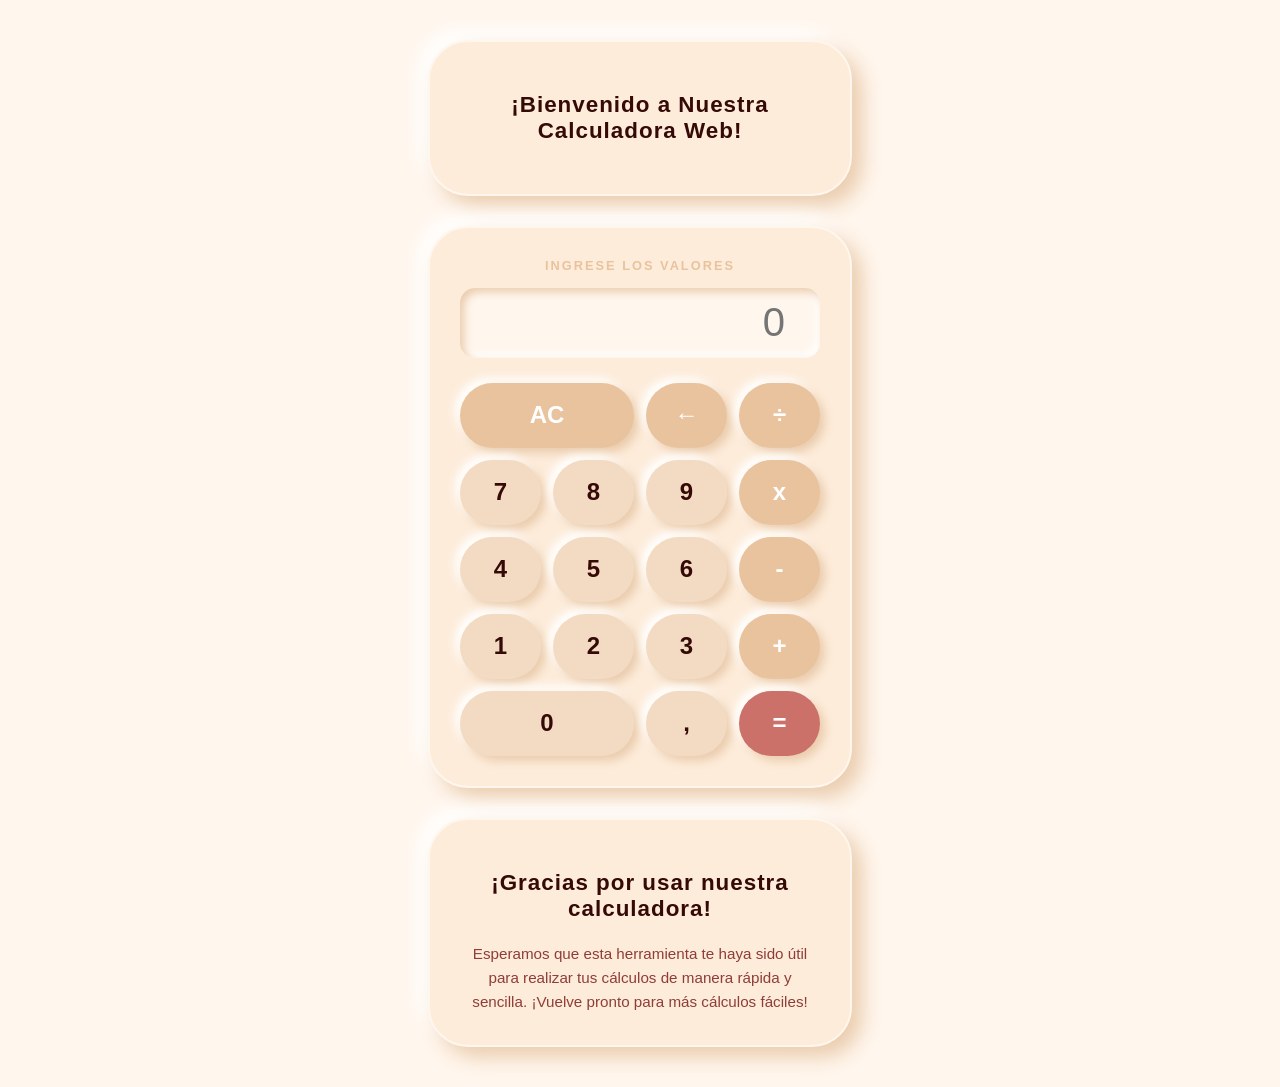
<file: index.html>
<!doctype html>
<html lang="es">
<head>
  <meta charset="utf-8">
  <meta name="viewport" content="width=device-width,initial-scale=1">
  <title>¡Calculadora Web!</title>
  <style>
    /* --- DISEÑO "COFFEE & CREAM" - LAYOUT ACTUALIZADO --- */

    body {
      background-color: #fff6ed;
      color: #350a06;
      font-family: 'Verdana', sans-serif;
      margin: 0;
      padding: 40px 20px;
      min-height: 100vh;
      display: flex;
      flex-direction: column;
      align-items: center;
      justify-content: center;
      gap: 30px;
    }

    /* ESTILO DE LOS RECUADROS */
    .recuadro {
      background-color: #fdecda;
      padding: 30px;
      border-radius: 40px;
      box-shadow: 10px 10px 20px #eaccad, -10px -10px 20px #ffffff;
      border: 2px solid #fff6ed;
      width: 100%;
      max-width: 360px; /* Un poco más ancho para que quepan bien los botones */
      text-align: center;
    }

    /* TEXTOS */
    .site-header span {
      color: #350a06 !important;
      font-size: 1.4rem;
      font-weight: bold;
      letter-spacing: 1px;
      display: block;
      margin-bottom: 15px;
    }

    p1 {
      display: block;
      font-size: 0.95rem;
      color: #8f3d38;
      line-height: 1.6;
    }

    h4 {
      color: #E8C39E; 
      margin-top: 0;
      margin-bottom: 15px;
      text-transform: uppercase;
      font-size: 0.8rem;
      letter-spacing: 2px;
    }

    /* PANTALLA */
    input[type="number"]#inicio {
      width: 100%;
      height: 70px;
      background-color: #fff6ed;
      border: none;
      border-radius: 15px;
      color: #350a06;
      font-size: 40px;
      text-align: right;
      padding: 0 20px;
      margin-bottom: 25px;
      box-sizing: border-box;
      box-shadow: inset 4px 4px 8px #eaccad, inset -4px -4px 8px #ffffff;
      outline: none;
    }

    /* --- NUEVA GRID (REJILLA) DE BOTONES --- */
    .teclado-grid {
      display: grid;
      grid-template-columns: repeat(4, 1fr); /* 4 columnas exactas */
      gap: 12px; /* Espacio entre botones */
    }

    button {
      width: 100%;
      height: 65px; /* Altura fija */
      border: none;
      border-radius: 50px; /* Redondos (o capsula si son anchos) */
      font-size: 24px;
      font-weight: bold;
      cursor: pointer;
      background-color: #f3dbc3; 
      color: #350a06;
      box-shadow: 5px 5px 10px #eaccad, -5px -5px 10px #ffffff;
      transition: transform 0.1s;
    }

    button:active {
      transform: scale(0.95);
      box-shadow: inset 3px 3px 6px #eaccad, inset -3px -3px 6px #ffffff;
    }

    /* CLASES DE COLORES */
    .btn-numero {
      background-color: #f3dbc3; /* Beige claro */
    }

    .btn-operador {
      background-color: #E8C39E; /* Caramelo */
      color: #fff;
    }

    .btn-igual {
      background-color: #cb7169; /* Rojizo */
      color: white;
    }

    /* BOTONES ANCHOS (Para rellenar el hueco de % y 00) */
    .ancho {
      grid-column: span 2; /* Ocupa 2 columnas */
    }

    /* LIMPIEZA */
    main.container, footer.site-footer, br { display: none; }
    form { margin: 0; }

  </style>
</head>
<body>

  <div class="recuadro">
     <h2 class="site-header"><span style="color:brown" >¡Bienvenido a Nuestra Calculadora Web!</span></h2>
  </div>

  <div class="recuadro">
    <h4>Ingrese los valores</h4>
    
    <form action="realizar una operacion">
      <label for="Inicio" name="Ingrese los valores">
         
         <input type="number" id="inicio" name="Ingrese los valores" placeholder="0"/>

         <div class="teclado-grid">
            
            <button class="btn-operador ancho">AC</button> 
            <button class="btn-operador">←</button>
            <button class="btn-operador">÷</button>

            <button class="btn-numero">7</button>
            <button class="btn-numero">8</button>
            <button class="btn-numero">9</button>
            <button class="btn-operador">x</button>

            <button class="btn-numero">4</button>
            <button class="btn-numero">5</button>
            <button class="btn-numero">6</button>
            <button class="btn-operador">-</button>

            <button class="btn-numero">1</button>
            <button class="btn-numero">2</button>
            <button class="btn-numero">3</button>
            <button class="btn-operador">+</button>

            <button class="btn-numero ancho">0</button>
            <button class="btn-numero">,</button>
            <button class="btn-igual">=</button>
         </div>

       </label>
    </form>
  </div>
  <div class="recuadro">
      <h2 class="site-header"><span style="color:brown" >¡Gracias por usar nuestra calculadora!</span></h2>
      <p1>Esperamos que esta herramienta te haya sido útil para realizar tus cálculos de manera rápida y sencilla.<br><br>
      ¡Vuelve pronto para más cálculos fáciles!</p1>

</body>
</html>
</file>
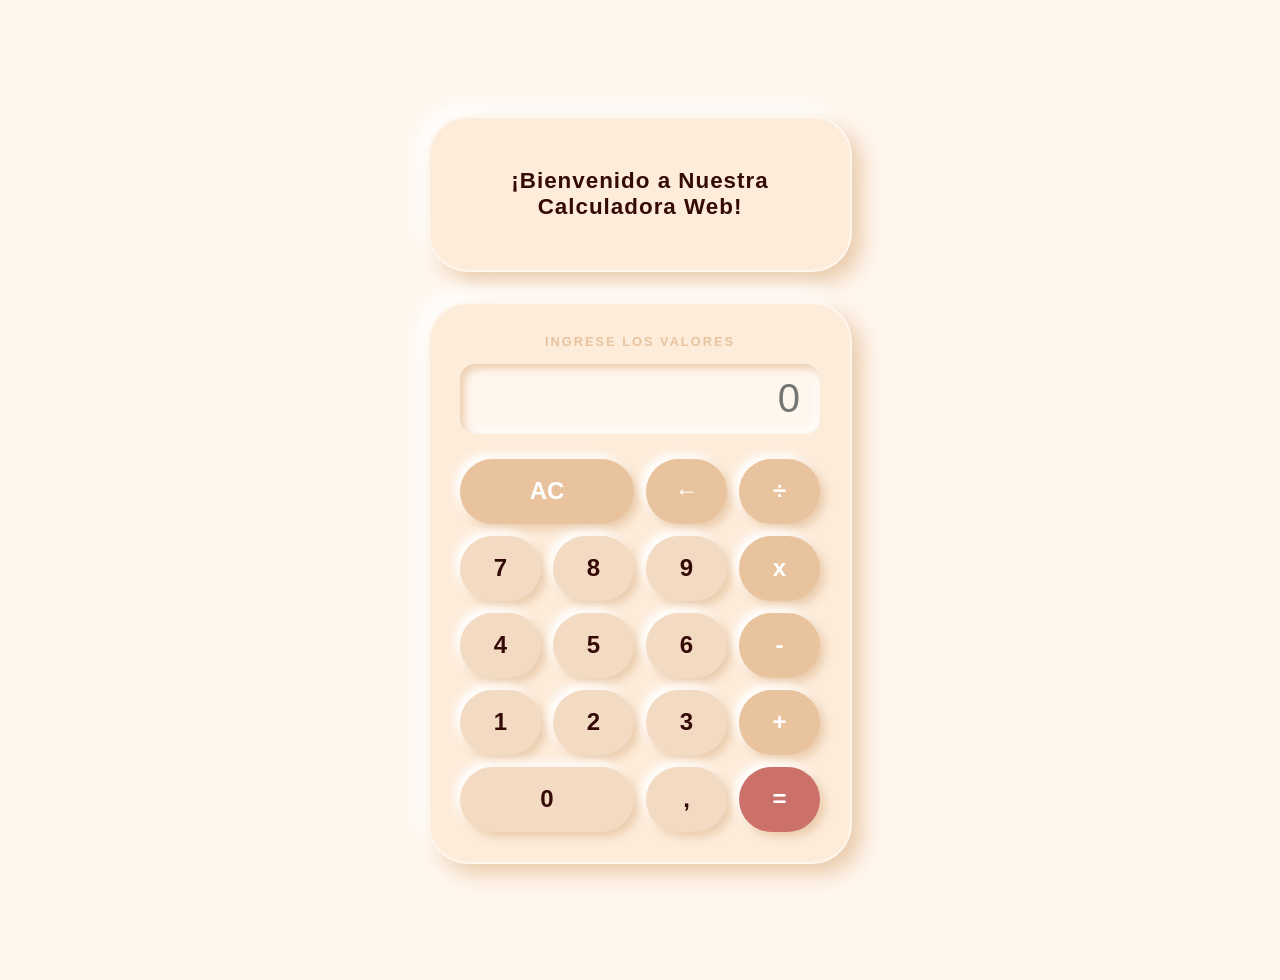
<file: html-archive/index.html>
<!doctype html>
<html lang="es">
<head>
  <meta charset="utf-8">
  <meta name="viewport" content="width=device-width,initial-scale=1">
  <title>¡Calculadora Web!</title>
  <link rel="stylesheet" href="diseñoperron.css">
</head>
<body>

  <div class="recuadro">
     <h2 class="site-header"><span>¡Bienvenido a Nuestra Calculadora Web!</span></h2>
  
  </div>

  <div class="recuadro">
    <h4>Ingrese los valores</h4>
    
    <form action="realizar una operacion">
      <label for="Inicio">
         
         <input type="number" id="inicio" placeholder="0"/>

         <div class="teclado-grid">
            
            <button class="btn-operador ancho">AC</button> 
            <button class="btn-operador">←</button>
            <button class="btn-operador">÷</button>

            <button class="btn-numero">7</button>
            <button class="btn-numero">8</button>
            <button class="btn-numero">9</button>
            <button class="btn-operador">x</button>

            <button class="btn-numero">4</button>
            <button class="btn-numero">5</button>
            <button class="btn-numero">6</button>
            <button class="btn-operador">-</button>

            <button class="btn-numero">1</button>
            <button class="btn-numero">2</button>
            <button class="btn-numero">3</button>
            <button class="btn-operador">+</button>

            <button class="btn-numero ancho">0</button>
            <button class="btn-numero">,</button>
            <button class="btn-igual">=</button>
         </div>

       </label>
    </form>
  </div>

</body>
</html>
</file>
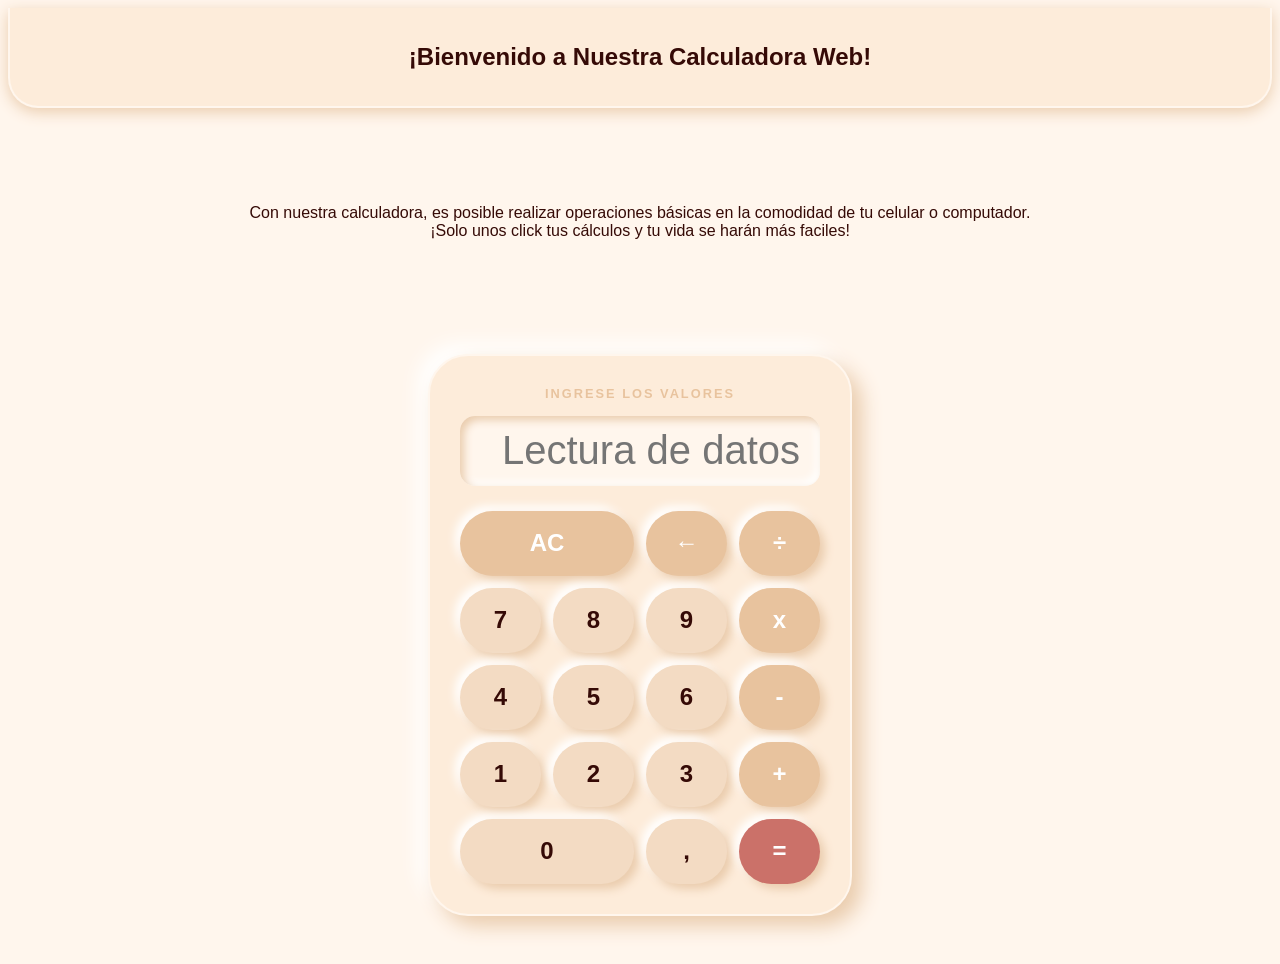
<file: static/index.html>
<!doctype html>
<html lang="es">
<head>
  <meta charset="utf-8">
  <meta name="viewport" content="width=device-width,initial-scale=1">
  <title>¡Calculadora Web!</title>
  <link rel="stylesheet" href="diseñoperron.css">
</head>
<body>

  <div class="recuadro-titulo">
     <h2 class="site-header">¡Bienvenido a Nuestra Calculadora Web!</h2> </div>
     <br>
     <br>
     <center>
   <p1>Con nuestra calculadora, es posible realizar operaciones básicas en la comodidad de tu celular o computador.<br>
    ¡Solo unos click tus cálculos y tu vida se harán más faciles!</p1> 
    </center>
    <br>
    <br>
    <br>
  
 

  <div class="recuadro">
    <h4>Ingrese los valores</h4>
    
    <form action="realizar una operacion">
      <label for="Inicio">
         
         <input type="number" id="inicio" placeholder="Lectura de datos"/>

         <div class="teclado-grid">
            
            <button class="btn-operador ancho">AC</button> 
            <button class="btn-operador">←</button>
            <button class="btn-operador">÷</button>

            <button class="btn-numero">7</button>
            <button class="btn-numero">8</button>
            <button class="btn-numero">9</button>
            <button class="btn-operador">x</button>

            <button class="btn-numero">4</button>
            <button class="btn-numero">5</button>
            <button class="btn-numero">6</button>
            <button class="btn-operador">-</button>

            <button class="btn-numero">1</button>
            <button class="btn-numero">2</button>
            <button class="btn-numero">3</button>
            <button class="btn-operador">+</button>

            <button class="btn-numero ancho">0</button>
            <button class="btn-numero">,</button>
            <button class="btn-igual">=</button>
         </div>

       </label>
    </form>
  </div>

</body>
</html>
</file>
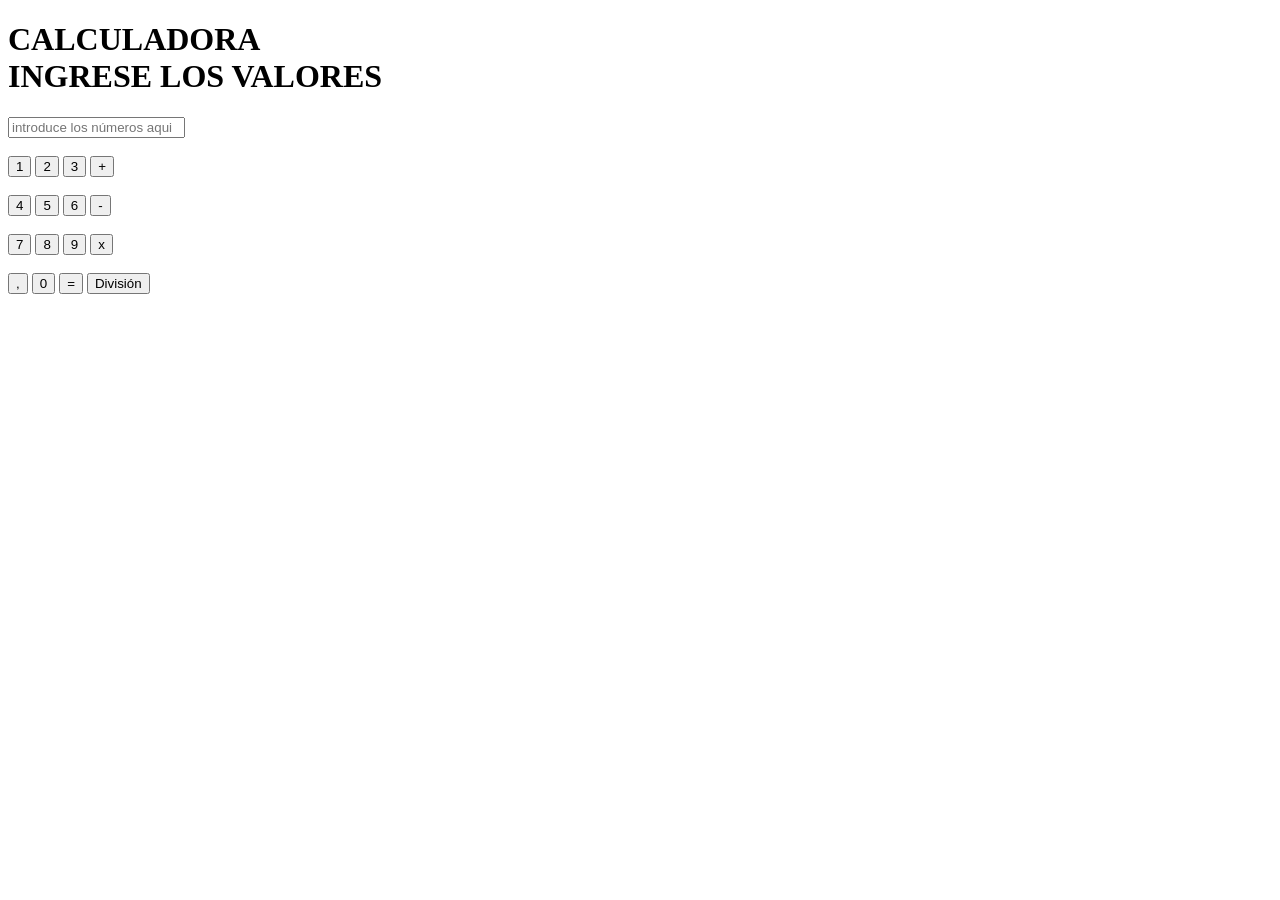
<file: templates/index.html>
<!doctype html>
<html lang="es">
<head>
  <meta charset="utf-8">
  <meta name="viewport" content="width=device-width,initial-scale=1">
  <title>HTML Archive — Home</title>
</head>
<body>
  <h1 class="site-header">CALCULADORA<br>INGRESE LOS VALORES</br></body></h1>
  <input type="text" placeholder="introduce los números aqui">
    <main class="container">
      <br>
        <button>1</button>
        <button>2</button>
        <button>3</button>
        <button>+</button>
      </br>
        <br>
        <button>4</button>
        <button>5</button>
        <button>6</button>
        <button>-</button>
        </br>
        <br>
        <button>7</button>
        <button>8</button>
        <button>9</button>
        <button>x</button>
        </br>
        <br>
        <button>,</button>
        <button>0</button>
        <button>=</button>
        <button>División</button>
      </br>
  </main>
  <footer class="site-footer">
    <div class="container"></div>
  </footer>
</body>
</html>
</file>
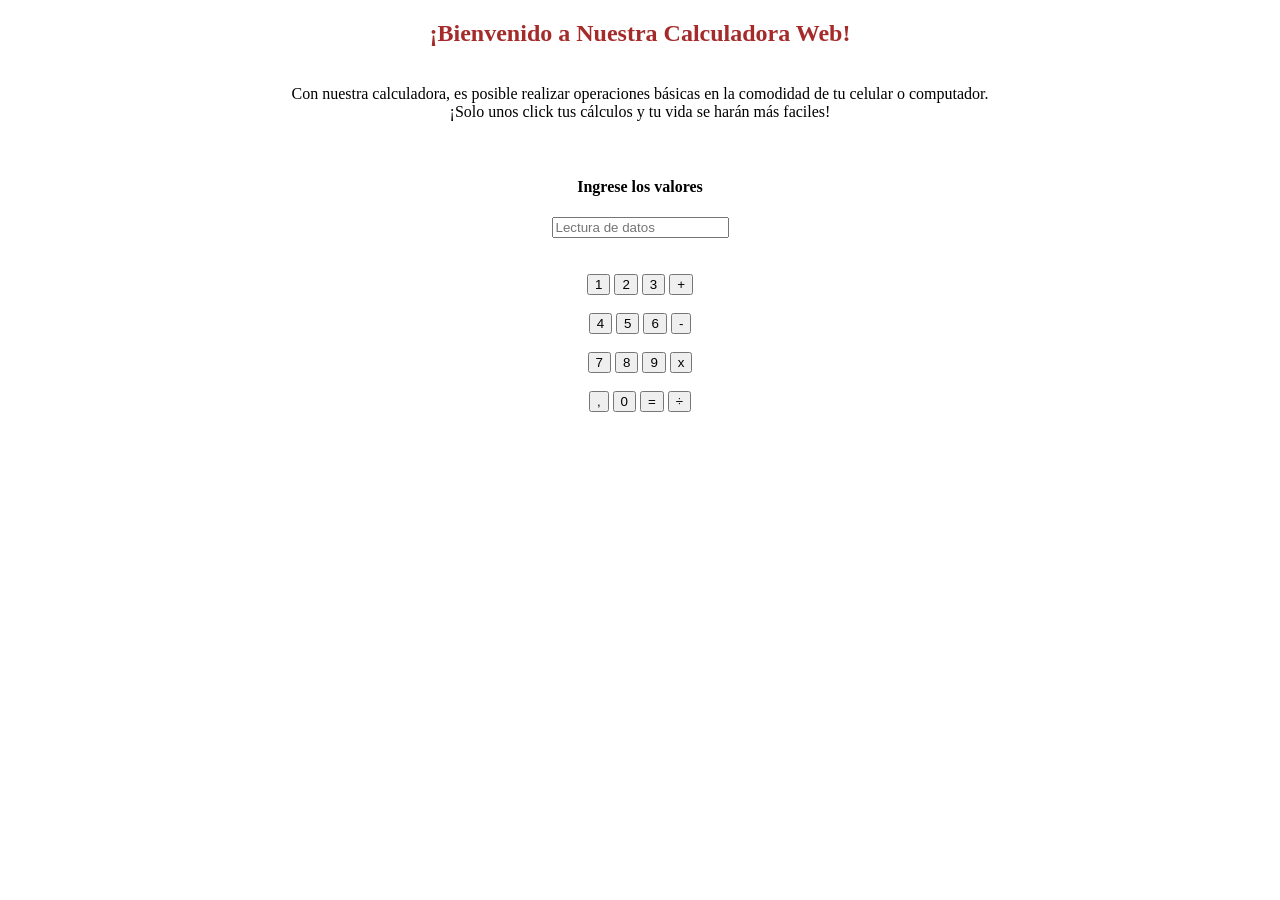
<file: Calculadora.html>
<!doctype html>
<html lang="es">
<head>
  <meta charset="utf-8">
  <meta name="viewport" content="width=device-width,initial-scale=1">
  <title>¡Calculadora Web!</title>
</head>
<body>
  <center>
     <h2 class="site-header"><span style="color:brown" >¡Bienvenido a Nuestra Calculadora Web!</span></h2>
   <br>
   <p1>Con nuestra calculadora, es posible realizar operaciones básicas en la comodidad de tu celular o computador.<br>
    ¡Solo unos click tus cálculos y tu vida se harán más faciles!</p1> 
    <br>
    <br>
    <br>
    <h4>Ingrese los valores</h4>
     <form action="realizar una operacion">
    <label for="Inicio" name="Ingrese los valores">
        <main class="container"></main>
         <input type="number" id="inicio" name="Ingrese los valores" placeholder="Lectura de datos"/>

      <br>
      <br>
      <br>
        <input type="submit" value="1">
        <button>2</button>
        <button>3</button>
        <button>+</button>
      </br>
        <br>
        <button>4</button>
        <button>5</button>
        <button>6</button>
        <button>-</button>
        </br>
        <br>
        <button>7</button>
        <button>8</button>
        <button>9</button>
        <button>x</button>
        </br>
        <br>
        <button>,</button>
        <button>0</button>
        <button>=</button>
        <button>÷</button>
      </br>
       </label>
    </form>
    </center>
    
  </main>
  <footer class="site-footer">
    <div class="container"></div>
  </footer>
</body>
</html>
</file>
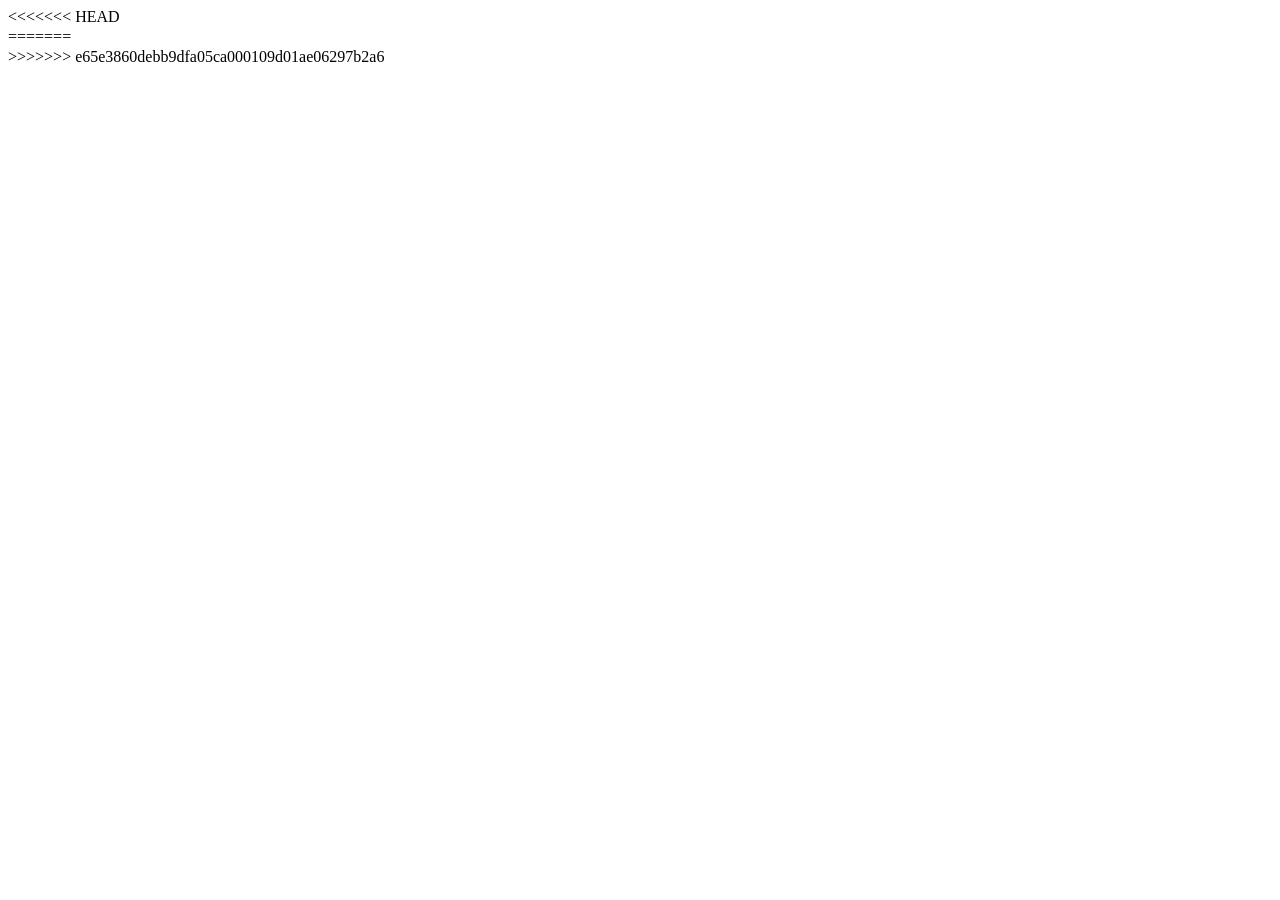
<file: Diagrama calculadora.drawio.html>
<!--[if IE]><meta http-equiv="X-UA-Compatible" content="IE=5,IE=9" ><![endif]-->
<!DOCTYPE html>
<html>
<head>
<title>Diagrama calculadora</title>
<meta charset="utf-8"/>
</head>
<<<<<<< HEAD
<body><div class="mxgraph" style="max-width:100%;border:1px solid transparent;" data-mxgraph="{&quot;highlight&quot;:&quot;#0000ff&quot;,&quot;nav&quot;:true,&quot;resize&quot;:true,&quot;dark-mode&quot;:&quot;auto&quot;,&quot;toolbar&quot;:&quot;zoom layers tags lightbox&quot;,&quot;edit&quot;:&quot;_blank&quot;,&quot;xml&quot;:&quot;&lt;mxfile host=\&quot;app.diagrams.net\&quot; agent=\&quot;Mozilla/5.0 (Windows NT 10.0; Win64; x64) AppleWebKit/537.36 (KHTML, like Gecko) Chrome/142.0.0.0 Safari/537.36 Edg/142.0.0.0\&quot; version=\&quot;29.2.4\&quot;&gt;\n  &lt;diagram name=\&quot;Página-1\&quot; id=\&quot;JiXGbPiXMC_zt7_lHMFu\&quot;&gt;\n    &lt;mxGraphModel dx=\&quot;2220\&quot; dy=\&quot;595\&quot; grid=\&quot;1\&quot; gridSize=\&quot;10\&quot; guides=\&quot;1\&quot; tooltips=\&quot;1\&quot; connect=\&quot;1\&quot; arrows=\&quot;1\&quot; fold=\&quot;1\&quot; page=\&quot;1\&quot; pageScale=\&quot;1\&quot; pageWidth=\&quot;1169\&quot; pageHeight=\&quot;827\&quot; background=\&quot;none\&quot; math=\&quot;0\&quot; shadow=\&quot;1\&quot;&gt;\n      &lt;root&gt;\n        &lt;mxCell id=\&quot;0\&quot; /&gt;\n        &lt;mxCell id=\&quot;1\&quot; parent=\&quot;0\&quot; /&gt;\n        &lt;mxCell id=\&quot;fTrbzpIF3kPLrn4NiKXO-4\&quot; edge=\&quot;1\&quot; parent=\&quot;1\&quot; source=\&quot;bZUMA1FGINLAL2dNNrO7-1\&quot; style=\&quot;edgeStyle=orthogonalEdgeStyle;rounded=0;orthogonalLoop=1;jettySize=auto;html=1;exitX=0.5;exitY=1;exitDx=0;exitDy=0;fillColor=#6a00ff;strokeColor=#3700CC;\&quot; target=\&quot;fTrbzpIF3kPLrn4NiKXO-6\&quot;&gt;\n          &lt;mxGeometry relative=\&quot;1\&quot; as=\&quot;geometry\&quot;&gt;\n            &lt;mxPoint x=\&quot;414\&quot; y=\&quot;120\&quot; as=\&quot;targetPoint\&quot; /&gt;\n          &lt;/mxGeometry&gt;\n        &lt;/mxCell&gt;\n        &lt;mxCell id=\&quot;bZUMA1FGINLAL2dNNrO7-1\&quot; parent=\&quot;1\&quot; style=\&quot;ellipse;whiteSpace=wrap;html=1;fillColor=#d80073;fontColor=#ffffff;strokeColor=#A50040;\&quot; value=\&quot;\&quot; vertex=\&quot;1\&quot;&gt;\n          &lt;mxGeometry height=\&quot;60\&quot; width=\&quot;86\&quot; x=\&quot;371\&quot; y=\&quot;30\&quot; as=\&quot;geometry\&quot; /&gt;\n        &lt;/mxCell&gt;\n        &lt;mxCell id=\&quot;bZUMA1FGINLAL2dNNrO7-2\&quot; parent=\&quot;1\&quot; style=\&quot;text;html=1;whiteSpace=wrap;strokeColor=none;fillColor=none;align=center;verticalAlign=middle;rounded=0;\&quot; value=\&quot;Inicio\&quot; vertex=\&quot;1\&quot;&gt;\n          &lt;mxGeometry height=\&quot;30\&quot; width=\&quot;60\&quot; x=\&quot;384\&quot; y=\&quot;45\&quot; as=\&quot;geometry\&quot; /&gt;\n        &lt;/mxCell&gt;\n        &lt;mxCell id=\&quot;wR8RKlRNJL_Ydfe2vvEf-21\&quot; edge=\&quot;1\&quot; parent=\&quot;1\&quot; source=\&quot;fTrbzpIF3kPLrn4NiKXO-6\&quot; style=\&quot;edgeStyle=orthogonalEdgeStyle;rounded=0;orthogonalLoop=1;jettySize=auto;html=1;exitX=1;exitY=0.75;exitDx=0;exitDy=0;entryX=0;entryY=0.5;entryDx=0;entryDy=0;fillColor=#d80073;strokeColor=#A50040;\&quot; target=\&quot;wR8RKlRNJL_Ydfe2vvEf-20\&quot;&gt;\n          &lt;mxGeometry relative=\&quot;1\&quot; as=\&quot;geometry\&quot; /&gt;\n        &lt;/mxCell&gt;\n        &lt;mxCell id=\&quot;fTrbzpIF3kPLrn4NiKXO-6\&quot; parent=\&quot;1\&quot; style=\&quot;rounded=0;whiteSpace=wrap;html=1;\&quot; value=\&quot;&amp;quot;B=0;C=0&amp;quot;\&quot; vertex=\&quot;1\&quot;&gt;\n          &lt;mxGeometry height=\&quot;60\&quot; width=\&quot;120\&quot; x=\&quot;354\&quot; y=\&quot;130\&quot; as=\&quot;geometry\&quot; /&gt;\n        &lt;/mxCell&gt;\n        &lt;mxCell id=\&quot;uI2NcW5liTLhzncCfw-L-18\&quot; edge=\&quot;1\&quot; parent=\&quot;1\&quot; source=\&quot;fTrbzpIF3kPLrn4NiKXO-9\&quot; style=\&quot;edgeStyle=orthogonalEdgeStyle;rounded=0;orthogonalLoop=1;jettySize=auto;html=1;exitX=1;exitY=0.5;exitDx=0;exitDy=0;entryX=0;entryY=0.5;entryDx=0;entryDy=0;fillColor=#d80073;strokeColor=#A50040;\&quot; target=\&quot;uI2NcW5liTLhzncCfw-L-11\&quot;&gt;\n          &lt;mxGeometry relative=\&quot;1\&quot; as=\&quot;geometry\&quot; /&gt;\n        &lt;/mxCell&gt;\n        &lt;mxCell id=\&quot;uI2NcW5liTLhzncCfw-L-75\&quot; edge=\&quot;1\&quot; parent=\&quot;1\&quot; source=\&quot;uI2NcW5liTLhzncCfw-L-80\&quot; style=\&quot;edgeStyle=orthogonalEdgeStyle;rounded=0;orthogonalLoop=1;jettySize=auto;html=1;exitX=0;exitY=0.5;exitDx=0;exitDy=0;fillColor=#d80073;strokeColor=#A50040;\&quot; target=\&quot;uI2NcW5liTLhzncCfw-L-76\&quot;&gt;\n          &lt;mxGeometry relative=\&quot;1\&quot; as=\&quot;geometry\&quot;&gt;\n            &lt;mxPoint x=\&quot;-70.00000000000023\&quot; y=\&quot;329.57142857142867\&quot; as=\&quot;targetPoint\&quot; /&gt;\n          &lt;/mxGeometry&gt;\n        &lt;/mxCell&gt;\n        &lt;mxCell id=\&quot;uI2NcW5liTLhzncCfw-L-121\&quot; edge=\&quot;1\&quot; parent=\&quot;1\&quot; source=\&quot;fTrbzpIF3kPLrn4NiKXO-9\&quot; style=\&quot;edgeStyle=orthogonalEdgeStyle;rounded=0;orthogonalLoop=1;jettySize=auto;html=1;exitX=0.75;exitY=1;exitDx=0;exitDy=0;entryX=0;entryY=0.5;entryDx=0;entryDy=0;fillColor=#d80073;strokeColor=#A50040;\&quot; target=\&quot;uI2NcW5liTLhzncCfw-L-12\&quot;&gt;\n          &lt;mxGeometry relative=\&quot;1\&quot; as=\&quot;geometry\&quot; /&gt;\n        &lt;/mxCell&gt;\n        &lt;mxCell id=\&quot;uI2NcW5liTLhzncCfw-L-122\&quot; edge=\&quot;1\&quot; parent=\&quot;1\&quot; source=\&quot;fTrbzpIF3kPLrn4NiKXO-9\&quot; style=\&quot;edgeStyle=orthogonalEdgeStyle;rounded=0;orthogonalLoop=1;jettySize=auto;html=1;exitX=0.5;exitY=1;exitDx=0;exitDy=0;entryX=0;entryY=0.5;entryDx=0;entryDy=0;fillColor=#d80073;strokeColor=#A50040;\&quot; target=\&quot;uI2NcW5liTLhzncCfw-L-13\&quot;&gt;\n          &lt;mxGeometry relative=\&quot;1\&quot; as=\&quot;geometry\&quot; /&gt;\n        &lt;/mxCell&gt;\n        &lt;mxCell id=\&quot;uI2NcW5liTLhzncCfw-L-123\&quot; edge=\&quot;1\&quot; parent=\&quot;1\&quot; source=\&quot;fTrbzpIF3kPLrn4NiKXO-9\&quot; style=\&quot;edgeStyle=orthogonalEdgeStyle;rounded=0;orthogonalLoop=1;jettySize=auto;html=1;exitX=0.25;exitY=1;exitDx=0;exitDy=0;entryX=0;entryY=0.5;entryDx=0;entryDy=0;fillColor=#d80073;strokeColor=#A50040;\&quot; target=\&quot;uI2NcW5liTLhzncCfw-L-14\&quot;&gt;\n          &lt;mxGeometry relative=\&quot;1\&quot; as=\&quot;geometry\&quot; /&gt;\n        &lt;/mxCell&gt;\n        &lt;mxCell id=\&quot;fTrbzpIF3kPLrn4NiKXO-9\&quot; parent=\&quot;1\&quot; style=\&quot;rounded=0;whiteSpace=wrap;html=1;shape=swimlane;fontStyle=0;startSize=30;childLayout=stackLayout;horizontal=1;horizontalStack=0;resizeParent=1;resizeParentMax=0;resizeLast=0;collapsible=1;marginBottom=0;fillColor=#6a00ff;fontColor=#ffffff;strokeColor=#3700CC;\&quot; value=\&quot;Menú:\&quot; vertex=\&quot;1\&quot;&gt;\n          &lt;mxGeometry height=\&quot;130\&quot; width=\&quot;236\&quot; x=\&quot;-10\&quot; y=\&quot;280\&quot; as=\&quot;geometry\&quot;&gt;\n            &lt;mxRectangle height=\&quot;30\&quot; width=\&quot;70\&quot; x=\&quot;-10\&quot; y=\&quot;280\&quot; as=\&quot;alternateBounds\&quot; /&gt;\n          &lt;/mxGeometry&gt;\n        &lt;/mxCell&gt;\n        &lt;mxCell id=\&quot;uI2NcW5liTLhzncCfw-L-135\&quot; parent=\&quot;fTrbzpIF3kPLrn4NiKXO-9\&quot; style=\&quot;text;strokeColor=none;fillColor=none;html=1;whiteSpace=wrap;verticalAlign=middle;overflow=hidden;\&quot; value=\&quot;&amp;lt;ul&amp;gt;&amp;lt;li&amp;gt;&amp;lt;div&amp;gt;&amp;lt;span style=&amp;quot;background-color: transparent; color: light-dark(rgb(0, 0, 0), rgb(255, 255, 255));&amp;quot;&amp;gt;1. (+)&amp;lt;/span&amp;gt;&amp;lt;/div&amp;gt;&amp;lt;/li&amp;gt;&amp;lt;li&amp;gt;&amp;lt;div&amp;gt;&amp;lt;span style=&amp;quot;background-color: transparent; color: light-dark(rgb(0, 0, 0), rgb(255, 255, 255));&amp;quot;&amp;gt;2. (-)&amp;lt;/span&amp;gt;&amp;lt;/div&amp;gt;&amp;lt;/li&amp;gt;&amp;lt;li&amp;gt;&amp;lt;div&amp;gt;&amp;lt;span style=&amp;quot;background-color: transparent; color: light-dark(rgb(0, 0, 0), rgb(255, 255, 255)); text-align: center;&amp;quot;&amp;gt;3. (x)&amp;lt;/span&amp;gt;&amp;lt;/div&amp;gt;&amp;lt;/li&amp;gt;&amp;lt;li&amp;gt;&amp;lt;div&amp;gt;&amp;lt;span style=&amp;quot;background-color: transparent; color: light-dark(rgb(0, 0, 0), rgb(255, 255, 255));&amp;quot;&amp;gt;4. (&amp;lt;/span&amp;gt;&amp;lt;span style=&amp;quot;background-color: rgb(255, 255, 255); color: rgb(0, 0, 0); font-family: Roboto, Helvetica, sans-serif; font-weight: 700;&amp;quot;&amp;gt;÷&amp;lt;font style=&amp;quot;font-size: 10px;&amp;quot;&amp;gt;)&amp;lt;/font&amp;gt;&amp;lt;/span&amp;gt;&amp;lt;/div&amp;gt;&amp;lt;/li&amp;gt;&amp;lt;li&amp;gt;&amp;lt;div&amp;gt;&amp;lt;span style=&amp;quot;background-color: light-dark(rgb(255, 255, 255), rgb(18, 18, 18)); color: light-dark(rgb(0, 0, 0), rgb(237, 237, 237)); font-family: Roboto, Helvetica, sans-serif;&amp;quot;&amp;gt;5. Salir&amp;lt;/span&amp;gt;&amp;lt;/div&amp;gt;&amp;lt;/li&amp;gt;&amp;lt;/ul&amp;gt;\&quot; vertex=\&quot;1\&quot;&gt;\n          &lt;mxGeometry height=\&quot;100\&quot; width=\&quot;236\&quot; y=\&quot;30\&quot; as=\&quot;geometry\&quot; /&gt;\n        &lt;/mxCell&gt;\n        &lt;mxCell id=\&quot;uI2NcW5liTLhzncCfw-L-17\&quot; edge=\&quot;1\&quot; parent=\&quot;1\&quot; source=\&quot;uI2NcW5liTLhzncCfw-L-8\&quot; style=\&quot;edgeStyle=orthogonalEdgeStyle;rounded=0;orthogonalLoop=1;jettySize=auto;html=1;exitX=0;exitY=0.5;exitDx=0;exitDy=0;entryX=0.5;entryY=0;entryDx=0;entryDy=0;fillColor=#d80073;strokeColor=#A50040;\&quot; target=\&quot;fTrbzpIF3kPLrn4NiKXO-9\&quot;&gt;\n          &lt;mxGeometry relative=\&quot;1\&quot; as=\&quot;geometry\&quot; /&gt;\n        &lt;/mxCell&gt;\n        &lt;mxCell id=\&quot;uI2NcW5liTLhzncCfw-L-8\&quot; parent=\&quot;1\&quot; style=\&quot;rounded=0;whiteSpace=wrap;html=1;fillColor=#d80073;fontColor=#ffffff;strokeColor=#A50040;gradientColor=default;\&quot; value=\&quot;&amp;lt;div&amp;gt;&amp;lt;br&amp;gt;&amp;lt;/div&amp;gt;Botón=0&amp;lt;div&amp;gt;Botón=1&amp;lt;/div&amp;gt;&amp;lt;div&amp;gt;Botón=2&amp;lt;/div&amp;gt;&amp;lt;div&amp;gt;Botón=3&amp;lt;/div&amp;gt;&amp;lt;div&amp;gt;Botón=4&amp;lt;/div&amp;gt;&amp;lt;div&amp;gt;Botón=5&amp;lt;/div&amp;gt;&amp;lt;div&amp;gt;Botón=6&amp;lt;/div&amp;gt;&amp;lt;div&amp;gt;Botón=7&amp;lt;/div&amp;gt;&amp;lt;div&amp;gt;Botón=8&amp;lt;/div&amp;gt;&amp;lt;div&amp;gt;Botón=9&amp;lt;/div&amp;gt;&amp;lt;div&amp;gt;&amp;lt;br&amp;gt;&amp;lt;/div&amp;gt;\&quot; vertex=\&quot;1\&quot;&gt;\n          &lt;mxGeometry height=\&quot;160\&quot; width=\&quot;230\&quot; x=\&quot;286\&quot; y=\&quot;240\&quot; as=\&quot;geometry\&quot; /&gt;\n        &lt;/mxCell&gt;\n        &lt;mxCell id=\&quot;wR8RKlRNJL_Ydfe2vvEf-8\&quot; edge=\&quot;1\&quot; parent=\&quot;1\&quot; source=\&quot;_bAQTXCWnApDSs7jpNPC-1\&quot; style=\&quot;edgeStyle=orthogonalEdgeStyle;rounded=0;orthogonalLoop=1;jettySize=auto;html=1;exitX=0.5;exitY=1;exitDx=0;exitDy=0;entryX=0.5;entryY=0;entryDx=0;entryDy=0;fillColor=#d80073;strokeColor=#A50040;\&quot; target=\&quot;wR8RKlRNJL_Ydfe2vvEf-1\&quot;&gt;\n          &lt;mxGeometry relative=\&quot;1\&quot; as=\&quot;geometry\&quot; /&gt;\n        &lt;/mxCell&gt;\n        &lt;mxCell id=\&quot;_bAQTXCWnApDSs7jpNPC-1\&quot; parent=\&quot;1\&quot; style=\&quot;shape=parallelogram;perimeter=parallelogramPerimeter;whiteSpace=wrap;html=1;fixedSize=1;\&quot; value=\&quot;Leer: &amp;quot;A&amp;quot;\&quot; vertex=\&quot;1\&quot;&gt;\n          &lt;mxGeometry height=\&quot;60\&quot; width=\&quot;120\&quot; x=\&quot;840\&quot; y=\&quot;80\&quot; as=\&quot;geometry\&quot; /&gt;\n        &lt;/mxCell&gt;\n        &lt;mxCell id=\&quot;uI2NcW5liTLhzncCfw-L-74\&quot; edge=\&quot;1\&quot; parent=\&quot;1\&quot; source=\&quot;uI2NcW5liTLhzncCfw-L-11\&quot; style=\&quot;edgeStyle=orthogonalEdgeStyle;rounded=0;orthogonalLoop=1;jettySize=auto;html=1;exitX=1;exitY=0.5;exitDx=0;exitDy=0;entryX=0;entryY=0.5;entryDx=0;entryDy=0;fillColor=#d80073;strokeColor=#A50040;\&quot; target=\&quot;uI2NcW5liTLhzncCfw-L-45\&quot;&gt;\n          &lt;mxGeometry relative=\&quot;1\&quot; as=\&quot;geometry\&quot; /&gt;\n        &lt;/mxCell&gt;\n        &lt;mxCell id=\&quot;uI2NcW5liTLhzncCfw-L-11\&quot; parent=\&quot;1\&quot; style=\&quot;whiteSpace=wrap;html=1;rounded=0;\&quot; value=\&quot;1\&quot; vertex=\&quot;1\&quot;&gt;\n          &lt;mxGeometry height=\&quot;80\&quot; width=\&quot;80\&quot; x=\&quot;291\&quot; y=\&quot;450\&quot; as=\&quot;geometry\&quot; /&gt;\n        &lt;/mxCell&gt;\n        &lt;mxCell id=\&quot;uI2NcW5liTLhzncCfw-L-73\&quot; edge=\&quot;1\&quot; parent=\&quot;1\&quot; source=\&quot;uI2NcW5liTLhzncCfw-L-12\&quot; style=\&quot;edgeStyle=orthogonalEdgeStyle;rounded=0;orthogonalLoop=1;jettySize=auto;html=1;exitX=1;exitY=0.5;exitDx=0;exitDy=0;entryX=0;entryY=0.5;entryDx=0;entryDy=0;fillColor=#d80073;strokeColor=#A50040;\&quot; target=\&quot;_bAQTXCWnApDSs7jpNPC-3\&quot;&gt;\n          &lt;mxGeometry relative=\&quot;1\&quot; as=\&quot;geometry\&quot; /&gt;\n        &lt;/mxCell&gt;\n        &lt;mxCell id=\&quot;uI2NcW5liTLhzncCfw-L-12\&quot; parent=\&quot;1\&quot; style=\&quot;whiteSpace=wrap;html=1;rounded=0;\&quot; value=\&quot;2\&quot; vertex=\&quot;1\&quot;&gt;\n          &lt;mxGeometry height=\&quot;80\&quot; width=\&quot;80\&quot; x=\&quot;290\&quot; y=\&quot;585\&quot; as=\&quot;geometry\&quot; /&gt;\n        &lt;/mxCell&gt;\n        &lt;mxCell id=\&quot;uI2NcW5liTLhzncCfw-L-13\&quot; parent=\&quot;1\&quot; style=\&quot;whiteSpace=wrap;html=1;rounded=0;\&quot; value=\&quot;&amp;lt;font style=&amp;quot;font-size: 10px;&amp;quot;&amp;gt;3&amp;lt;/font&amp;gt;\&quot; vertex=\&quot;1\&quot;&gt;\n          &lt;mxGeometry height=\&quot;90\&quot; width=\&quot;90\&quot; x=\&quot;286\&quot; y=\&quot;710\&quot; as=\&quot;geometry\&quot; /&gt;\n        &lt;/mxCell&gt;\n        &lt;mxCell id=\&quot;uI2NcW5liTLhzncCfw-L-66\&quot; edge=\&quot;1\&quot; parent=\&quot;1\&quot; source=\&quot;uI2NcW5liTLhzncCfw-L-102\&quot; style=\&quot;edgeStyle=orthogonalEdgeStyle;rounded=0;orthogonalLoop=1;jettySize=auto;html=1;exitX=1;exitY=0.5;exitDx=0;exitDy=0;entryX=0;entryY=0.5;entryDx=0;entryDy=0;fillColor=#d80073;strokeColor=#A50040;\&quot; target=\&quot;uI2NcW5liTLhzncCfw-L-46\&quot;&gt;\n          &lt;mxGeometry relative=\&quot;1\&quot; as=\&quot;geometry\&quot; /&gt;\n        &lt;/mxCell&gt;\n        &lt;mxCell id=\&quot;uI2NcW5liTLhzncCfw-L-14\&quot; parent=\&quot;1\&quot; style=\&quot;whiteSpace=wrap;html=1;rounded=0;\&quot; value=\&quot;4\&quot; vertex=\&quot;1\&quot;&gt;\n          &lt;mxGeometry height=\&quot;80\&quot; width=\&quot;80\&quot; x=\&quot;290\&quot; y=\&quot;850\&quot; as=\&quot;geometry\&quot; /&gt;\n        &lt;/mxCell&gt;\n        &lt;mxCell id=\&quot;uI2NcW5liTLhzncCfw-L-69\&quot; edge=\&quot;1\&quot; parent=\&quot;1\&quot; source=\&quot;uI2NcW5liTLhzncCfw-L-23\&quot; style=\&quot;edgeStyle=orthogonalEdgeStyle;rounded=0;orthogonalLoop=1;jettySize=auto;html=1;exitX=1;exitY=0.5;exitDx=0;exitDy=0;entryX=0;entryY=0.5;entryDx=0;entryDy=0;fillColor=#d80073;strokeColor=#A50040;\&quot; target=\&quot;uI2NcW5liTLhzncCfw-L-30\&quot;&gt;\n          &lt;mxGeometry relative=\&quot;1\&quot; as=\&quot;geometry\&quot; /&gt;\n        &lt;/mxCell&gt;\n        &lt;mxCell id=\&quot;uI2NcW5liTLhzncCfw-L-23\&quot; parent=\&quot;1\&quot; style=\&quot;shape=document;whiteSpace=wrap;html=1;boundedLbl=1;\&quot; value=\&quot;Imprimir &amp;quot;A&amp;quot;\&quot; vertex=\&quot;1\&quot;&gt;\n          &lt;mxGeometry height=\&quot;80\&quot; width=\&quot;120\&quot; x=\&quot;580\&quot; y=\&quot;610\&quot; as=\&quot;geometry\&quot; /&gt;\n        &lt;/mxCell&gt;\n        &lt;mxCell id=\&quot;uI2NcW5liTLhzncCfw-L-31\&quot; edge=\&quot;1\&quot; parent=\&quot;1\&quot; source=\&quot;uI2NcW5liTLhzncCfw-L-30\&quot; style=\&quot;edgeStyle=orthogonalEdgeStyle;rounded=0;orthogonalLoop=1;jettySize=auto;html=1;exitX=1;exitY=0.5;exitDx=0;exitDy=0;entryX=0.5;entryY=1;entryDx=0;entryDy=0;fillColor=#d80073;strokeColor=#A50040;\&quot; target=\&quot;uI2NcW5liTLhzncCfw-L-33\&quot;&gt;\n          &lt;mxGeometry relative=\&quot;1\&quot; as=\&quot;geometry\&quot;&gt;\n            &lt;mxPoint x=\&quot;780\&quot; y=\&quot;420\&quot; as=\&quot;targetPoint\&quot; /&gt;\n          &lt;/mxGeometry&gt;\n        &lt;/mxCell&gt;\n        &lt;mxCell id=\&quot;uI2NcW5liTLhzncCfw-L-32\&quot; connectable=\&quot;0\&quot; parent=\&quot;uI2NcW5liTLhzncCfw-L-31\&quot; style=\&quot;edgeLabel;html=1;align=center;verticalAlign=middle;resizable=0;points=[];\&quot; value=\&quot;Sí\&quot; vertex=\&quot;1\&quot;&gt;\n          &lt;mxGeometry relative=\&quot;1\&quot; x=\&quot;0.0498\&quot; y=\&quot;4\&quot; as=\&quot;geometry\&quot;&gt;\n            &lt;mxPoint x=\&quot;1\&quot; as=\&quot;offset\&quot; /&gt;\n          &lt;/mxGeometry&gt;\n        &lt;/mxCell&gt;\n        &lt;mxCell id=\&quot;uI2NcW5liTLhzncCfw-L-37\&quot; edge=\&quot;1\&quot; parent=\&quot;1\&quot; source=\&quot;uI2NcW5liTLhzncCfw-L-30\&quot; style=\&quot;edgeStyle=orthogonalEdgeStyle;rounded=0;orthogonalLoop=1;jettySize=auto;html=1;exitX=0.5;exitY=1;exitDx=0;exitDy=0;fillColor=#6a00ff;strokeColor=#3700CC;\&quot;&gt;\n          &lt;mxGeometry relative=\&quot;1\&quot; as=\&quot;geometry\&quot;&gt;\n            &lt;mxPoint x=\&quot;787.5714285714289\&quot; y=\&quot;740\&quot; as=\&quot;targetPoint\&quot; /&gt;\n          &lt;/mxGeometry&gt;\n        &lt;/mxCell&gt;\n        &lt;mxCell id=\&quot;uI2NcW5liTLhzncCfw-L-38\&quot; connectable=\&quot;0\&quot; parent=\&quot;uI2NcW5liTLhzncCfw-L-37\&quot; style=\&quot;edgeLabel;html=1;align=center;verticalAlign=middle;resizable=0;points=[];\&quot; value=\&quot;No\&quot; vertex=\&quot;1\&quot;&gt;\n          &lt;mxGeometry relative=\&quot;1\&quot; x=\&quot;-0.2781\&quot; y=\&quot;3\&quot; as=\&quot;geometry\&quot;&gt;\n            &lt;mxPoint as=\&quot;offset\&quot; /&gt;\n          &lt;/mxGeometry&gt;\n        &lt;/mxCell&gt;\n        &lt;mxCell id=\&quot;uI2NcW5liTLhzncCfw-L-30\&quot; parent=\&quot;1\&quot; style=\&quot;rhombus;whiteSpace=wrap;html=1;\&quot; value=\&quot;&amp;lt;font style=&amp;quot;font-size: 10px;&amp;quot;&amp;gt;¿Desea Continuear?&amp;lt;/font&amp;gt;&amp;lt;div&amp;gt;&amp;lt;font style=&amp;quot;font-size: 10px;&amp;quot;&amp;gt;(Do while)&amp;lt;/font&amp;gt;&amp;lt;/div&amp;gt;\&quot; vertex=\&quot;1\&quot;&gt;\n          &lt;mxGeometry height=\&quot;80\&quot; width=\&quot;80\&quot; x=\&quot;747\&quot; y=\&quot;545\&quot; as=\&quot;geometry\&quot; /&gt;\n        &lt;/mxCell&gt;\n        &lt;mxCell id=\&quot;uI2NcW5liTLhzncCfw-L-43\&quot; edge=\&quot;1\&quot; parent=\&quot;1\&quot; source=\&quot;uI2NcW5liTLhzncCfw-L-33\&quot; style=\&quot;edgeStyle=orthogonalEdgeStyle;rounded=0;orthogonalLoop=1;jettySize=auto;html=1;exitX=1;exitY=0.5;exitDx=0;exitDy=0;fillColor=#d80073;strokeColor=#A50040;startArrow=classic;\&quot;&gt;\n          &lt;mxGeometry relative=\&quot;1\&quot; as=\&quot;geometry\&quot;&gt;\n            &lt;Array as=\&quot;points\&quot;&gt;\n              &lt;mxPoint x=\&quot;1100\&quot; y=\&quot;60\&quot; /&gt;\n              &lt;mxPoint x=\&quot;490\&quot; y=\&quot;60\&quot; /&gt;\n              &lt;mxPoint x=\&quot;490\&quot; y=\&quot;110\&quot; /&gt;\n            &lt;/Array&gt;\n            &lt;mxPoint x=\&quot;414\&quot; y=\&quot;110\&quot; as=\&quot;targetPoint\&quot; /&gt;\n          &lt;/mxGeometry&gt;\n        &lt;/mxCell&gt;\n        &lt;mxCell id=\&quot;uI2NcW5liTLhzncCfw-L-44\&quot; connectable=\&quot;0\&quot; parent=\&quot;uI2NcW5liTLhzncCfw-L-43\&quot; style=\&quot;edgeLabel;html=1;align=center;verticalAlign=middle;resizable=0;points=[];\&quot; value=\&quot;No\&quot; vertex=\&quot;1\&quot;&gt;\n          &lt;mxGeometry relative=\&quot;1\&quot; x=\&quot;-0.6151\&quot; y=\&quot;-2\&quot; as=\&quot;geometry\&quot;&gt;\n            &lt;mxPoint as=\&quot;offset\&quot; /&gt;\n          &lt;/mxGeometry&gt;\n        &lt;/mxCell&gt;\n        &lt;mxCell id=\&quot;wR8RKlRNJL_Ydfe2vvEf-7\&quot; edge=\&quot;1\&quot; parent=\&quot;1\&quot; source=\&quot;uI2NcW5liTLhzncCfw-L-33\&quot; style=\&quot;edgeStyle=orthogonalEdgeStyle;rounded=0;orthogonalLoop=1;jettySize=auto;html=1;exitX=0.5;exitY=0;exitDx=0;exitDy=0;entryX=1;entryY=0.5;entryDx=0;entryDy=0;fillColor=#d80073;strokeColor=#A50040;\&quot; target=\&quot;_bAQTXCWnApDSs7jpNPC-1\&quot;&gt;\n          &lt;mxGeometry relative=\&quot;1\&quot; as=\&quot;geometry\&quot;&gt;\n            &lt;Array as=\&quot;points\&quot;&gt;\n              &lt;mxPoint x=\&quot;1040\&quot; y=\&quot;110\&quot; /&gt;\n            &lt;/Array&gt;\n          &lt;/mxGeometry&gt;\n        &lt;/mxCell&gt;\n        &lt;mxCell id=\&quot;wR8RKlRNJL_Ydfe2vvEf-16\&quot; connectable=\&quot;0\&quot; parent=\&quot;wR8RKlRNJL_Ydfe2vvEf-7\&quot; style=\&quot;edgeLabel;html=1;align=center;verticalAlign=middle;resizable=0;points=[];\&quot; value=\&quot;Si\&quot; vertex=\&quot;1\&quot;&gt;\n          &lt;mxGeometry relative=\&quot;1\&quot; x=\&quot;-0.6\&quot; y=\&quot;-5\&quot; as=\&quot;geometry\&quot;&gt;\n            &lt;mxPoint x=\&quot;-5\&quot; y=\&quot;-106\&quot; as=\&quot;offset\&quot; /&gt;\n          &lt;/mxGeometry&gt;\n        &lt;/mxCell&gt;\n        &lt;mxCell id=\&quot;uI2NcW5liTLhzncCfw-L-33\&quot; parent=\&quot;1\&quot; style=\&quot;rhombus;whiteSpace=wrap;html=1;\&quot; value=\&quot;¿Mantener&amp;lt;div&amp;gt;resultado?&amp;lt;/div&amp;gt;\&quot; vertex=\&quot;1\&quot;&gt;\n          &lt;mxGeometry height=\&quot;90\&quot; width=\&quot;120\&quot; x=\&quot;980\&quot; y=\&quot;265\&quot; as=\&quot;geometry\&quot; /&gt;\n        &lt;/mxCell&gt;\n        &lt;mxCell id=\&quot;uI2NcW5liTLhzncCfw-L-40\&quot; parent=\&quot;1\&quot; style=\&quot;ellipse;whiteSpace=wrap;html=1;fillColor=#d80073;fontColor=#ffffff;strokeColor=#A50040;\&quot; value=\&quot;Fin\&quot; vertex=\&quot;1\&quot;&gt;\n          &lt;mxGeometry height=\&quot;80\&quot; width=\&quot;120\&quot; x=\&quot;727\&quot; y=\&quot;740\&quot; as=\&quot;geometry\&quot; /&gt;\n        &lt;/mxCell&gt;\n        &lt;mxCell id=\&quot;uI2NcW5liTLhzncCfw-L-79\&quot; edge=\&quot;1\&quot; parent=\&quot;1\&quot; source=\&quot;uI2NcW5liTLhzncCfw-L-45\&quot; style=\&quot;edgeStyle=orthogonalEdgeStyle;rounded=0;orthogonalLoop=1;jettySize=auto;html=1;exitX=1;exitY=0.5;exitDx=0;exitDy=0;entryX=0.5;entryY=0;entryDx=0;entryDy=0;fillColor=#d80073;strokeColor=#A50040;\&quot; target=\&quot;uI2NcW5liTLhzncCfw-L-23\&quot;&gt;\n          &lt;mxGeometry relative=\&quot;1\&quot; as=\&quot;geometry\&quot; /&gt;\n        &lt;/mxCell&gt;\n        &lt;mxCell id=\&quot;uI2NcW5liTLhzncCfw-L-45\&quot; parent=\&quot;1\&quot; style=\&quot;rounded=0;whiteSpace=wrap;html=1;shape=parallelogram;perimeter=parallelogramPerimeter;fixedSize=1;\&quot; value=\&quot;&amp;quot;B+C=A&amp;quot;\&quot; vertex=\&quot;1\&quot;&gt;\n          &lt;mxGeometry height=\&quot;60\&quot; width=\&quot;120\&quot; x=\&quot;415\&quot; y=\&quot;460\&quot; as=\&quot;geometry\&quot; /&gt;\n        &lt;/mxCell&gt;\n        &lt;mxCell id=\&quot;uI2NcW5liTLhzncCfw-L-129\&quot; edge=\&quot;1\&quot; parent=\&quot;1\&quot; source=\&quot;uI2NcW5liTLhzncCfw-L-46\&quot; style=\&quot;edgeStyle=orthogonalEdgeStyle;rounded=0;orthogonalLoop=1;jettySize=auto;html=1;exitX=0.5;exitY=0;exitDx=0;exitDy=0;entryX=0.5;entryY=1;entryDx=0;entryDy=0;fillColor=#6a00ff;strokeColor=#3700CC;\&quot; target=\&quot;uI2NcW5liTLhzncCfw-L-126\&quot;&gt;\n          &lt;mxGeometry relative=\&quot;1\&quot; as=\&quot;geometry\&quot; /&gt;\n        &lt;/mxCell&gt;\n        &lt;mxCell id=\&quot;uI2NcW5liTLhzncCfw-L-46\&quot; parent=\&quot;1\&quot; style=\&quot;rounded=0;whiteSpace=wrap;html=1;shape=label;fixedSize=1;\&quot; value=\&quot;Condición: C&amp;lt;span style=&amp;quot;font-family: Roboto, Helvetica, sans-serif; text-align: start; background-color: rgb(255, 255, 255);&amp;quot;&amp;gt;&amp;lt;font style=&amp;quot;font-size: 10px; color: rgb(0, 0, 0);&amp;quot;&amp;gt;≠0&amp;lt;/font&amp;gt;&amp;lt;/span&amp;gt;\&quot; vertex=\&quot;1\&quot;&gt;\n          &lt;mxGeometry height=\&quot;60\&quot; width=\&quot;120\&quot; x=\&quot;580\&quot; y=\&quot;860\&quot; as=\&quot;geometry\&quot; /&gt;\n        &lt;/mxCell&gt;\n        &lt;mxCell id=\&quot;uI2NcW5liTLhzncCfw-L-78\&quot; edge=\&quot;1\&quot; parent=\&quot;1\&quot; source=\&quot;_bAQTXCWnApDSs7jpNPC-3\&quot; style=\&quot;edgeStyle=orthogonalEdgeStyle;rounded=0;orthogonalLoop=1;jettySize=auto;html=1;exitX=1;exitY=0.5;exitDx=0;exitDy=0;fillColor=#d80073;strokeColor=#A50040;\&quot;&gt;\n          &lt;mxGeometry relative=\&quot;1\&quot; as=\&quot;geometry\&quot;&gt;\n            &lt;mxPoint x=\&quot;580\&quot; y=\&quot;640\&quot; as=\&quot;targetPoint\&quot; /&gt;\n          &lt;/mxGeometry&gt;\n        &lt;/mxCell&gt;\n        &lt;mxCell id=\&quot;_bAQTXCWnApDSs7jpNPC-3\&quot; parent=\&quot;1\&quot; style=\&quot;rounded=0;whiteSpace=wrap;html=1;shape=parallelogram;perimeter=parallelogramPerimeter;fixedSize=1;\&quot; value=\&quot;&amp;quot;B-C=A&amp;quot;\&quot; vertex=\&quot;1\&quot;&gt;\n          &lt;mxGeometry height=\&quot;60\&quot; width=\&quot;120\&quot; x=\&quot;420\&quot; y=\&quot;595\&quot; as=\&quot;geometry\&quot; /&gt;\n        &lt;/mxCell&gt;\n        &lt;mxCell id=\&quot;uI2NcW5liTLhzncCfw-L-77\&quot; edge=\&quot;1\&quot; parent=\&quot;1\&quot; source=\&quot;_bAQTXCWnApDSs7jpNPC-4\&quot; style=\&quot;edgeStyle=orthogonalEdgeStyle;rounded=0;orthogonalLoop=1;jettySize=auto;html=1;exitX=1;exitY=0.5;exitDx=0;exitDy=0;entryX=0;entryY=0.5;entryDx=0;entryDy=0;fillColor=#d80073;strokeColor=#A50040;\&quot; target=\&quot;uI2NcW5liTLhzncCfw-L-23\&quot;&gt;\n          &lt;mxGeometry relative=\&quot;1\&quot; as=\&quot;geometry\&quot; /&gt;\n        &lt;/mxCell&gt;\n        &lt;mxCell id=\&quot;_bAQTXCWnApDSs7jpNPC-4\&quot; parent=\&quot;1\&quot; style=\&quot;rounded=0;whiteSpace=wrap;html=1;shape=parallelogram;perimeter=parallelogramPerimeter;fixedSize=1;\&quot; value=\&quot;&amp;quot;BxC=A&amp;quot;\&quot; vertex=\&quot;1\&quot;&gt;\n          &lt;mxGeometry height=\&quot;60\&quot; width=\&quot;120\&quot; x=\&quot;414\&quot; y=\&quot;725\&quot; as=\&quot;geometry\&quot; /&gt;\n        &lt;/mxCell&gt;\n        &lt;mxCell id=\&quot;uI2NcW5liTLhzncCfw-L-76\&quot; parent=\&quot;1\&quot; style=\&quot;ellipse;whiteSpace=wrap;html=1;fillColor=#d80073;fontColor=#ffffff;strokeColor=#A50040;\&quot; value=\&quot;Fin\&quot; vertex=\&quot;1\&quot;&gt;\n          &lt;mxGeometry height=\&quot;80\&quot; width=\&quot;120\&quot; x=\&quot;-340.0000000000002\&quot; y=\&quot;290.0014285714287\&quot; as=\&quot;geometry\&quot; /&gt;\n        &lt;/mxCell&gt;\n        &lt;mxCell id=\&quot;uI2NcW5liTLhzncCfw-L-81\&quot; edge=\&quot;1\&quot; parent=\&quot;1\&quot; source=\&quot;fTrbzpIF3kPLrn4NiKXO-9\&quot; style=\&quot;edgeStyle=orthogonalEdgeStyle;rounded=0;orthogonalLoop=1;jettySize=auto;html=1;exitX=0;exitY=0.5;exitDx=0;exitDy=0;fillColor=#6a00ff;strokeColor=#3700CC;\&quot; target=\&quot;uI2NcW5liTLhzncCfw-L-80\&quot; value=\&quot;\&quot;&gt;\n          &lt;mxGeometry relative=\&quot;1\&quot; as=\&quot;geometry\&quot;&gt;\n            &lt;Array as=\&quot;points\&quot;&gt;\n              &lt;mxPoint x=\&quot;-10\&quot; y=\&quot;350\&quot; /&gt;\n              &lt;mxPoint x=\&quot;-30\&quot; y=\&quot;350\&quot; /&gt;\n              &lt;mxPoint x=\&quot;-30\&quot; y=\&quot;330\&quot; /&gt;\n            &lt;/Array&gt;\n            &lt;mxPoint x=\&quot;-10\&quot; y=\&quot;330\&quot; as=\&quot;sourcePoint\&quot; /&gt;\n            &lt;mxPoint x=\&quot;-190\&quot; y=\&quot;330\&quot; as=\&quot;targetPoint\&quot; /&gt;\n          &lt;/mxGeometry&gt;\n        &lt;/mxCell&gt;\n        &lt;mxCell id=\&quot;uI2NcW5liTLhzncCfw-L-80\&quot; parent=\&quot;1\&quot; style=\&quot;rounded=0;whiteSpace=wrap;html=1;shape=label;fixedSize=1;aspect=fixed;\&quot; value=\&quot;5\&quot; vertex=\&quot;1\&quot;&gt;\n          &lt;mxGeometry height=\&quot;60\&quot; width=\&quot;120\&quot; x=\&quot;-160\&quot; y=\&quot;300\&quot; as=\&quot;geometry\&quot; /&gt;\n        &lt;/mxCell&gt;\n        &lt;mxCell id=\&quot;_bAQTXCWnApDSs7jpNPC-8\&quot; edge=\&quot;1\&quot; parent=\&quot;1\&quot; source=\&quot;uI2NcW5liTLhzncCfw-L-13\&quot; style=\&quot;edgeStyle=orthogonalEdgeStyle;rounded=0;orthogonalLoop=1;jettySize=auto;html=1;exitX=1;exitY=0.5;exitDx=0;exitDy=0;entryX=0;entryY=0.5;entryDx=0;entryDy=0;fillColor=#d80073;strokeColor=#A50040;\&quot; target=\&quot;_bAQTXCWnApDSs7jpNPC-4\&quot; value=\&quot;\&quot;&gt;\n          &lt;mxGeometry relative=\&quot;1\&quot; as=\&quot;geometry\&quot;&gt;\n            &lt;mxPoint x=\&quot;381\&quot; y=\&quot;755\&quot; as=\&quot;sourcePoint\&quot; /&gt;\n            &lt;mxPoint x=\&quot;414\&quot; y=\&quot;755\&quot; as=\&quot;targetPoint\&quot; /&gt;\n          &lt;/mxGeometry&gt;\n        &lt;/mxCell&gt;\n        &lt;mxCell id=\&quot;uI2NcW5liTLhzncCfw-L-105\&quot; edge=\&quot;1\&quot; parent=\&quot;1\&quot; source=\&quot;uI2NcW5liTLhzncCfw-L-14\&quot; style=\&quot;endArrow=classic;html=1;rounded=0;entryX=0;entryY=0.5;entryDx=0;entryDy=0;exitX=1;exitY=0.5;exitDx=0;exitDy=0;fillColor=#d80073;strokeColor=#A50040;\&quot; target=\&quot;uI2NcW5liTLhzncCfw-L-102\&quot; value=\&quot;\&quot;&gt;\n          &lt;mxGeometry height=\&quot;50\&quot; relative=\&quot;1\&quot; width=\&quot;50\&quot; as=\&quot;geometry\&quot;&gt;\n            &lt;mxPoint x=\&quot;360\&quot; y=\&quot;920\&quot; as=\&quot;sourcePoint\&quot; /&gt;\n            &lt;mxPoint x=\&quot;410\&quot; y=\&quot;870\&quot; as=\&quot;targetPoint\&quot; /&gt;\n          &lt;/mxGeometry&gt;\n        &lt;/mxCell&gt;\n        &lt;mxCell id=\&quot;uI2NcW5liTLhzncCfw-L-102\&quot; parent=\&quot;1\&quot; style=\&quot;rounded=0;whiteSpace=wrap;html=1;shape=parallelogram;perimeter=parallelogramPerimeter;fixedSize=1;\&quot; value=\&quot;&amp;lt;font style=&amp;quot;color: light-dark(rgb(237, 237, 237), rgb(255, 255, 255));&amp;quot;&amp;gt;&amp;quot;B&amp;lt;span style=&amp;quot;font-family: Roboto, Helvetica, sans-serif; text-align: start;&amp;quot;&amp;gt;÷C=A&amp;quot;&amp;lt;/span&amp;gt;&amp;lt;/font&amp;gt;\&quot; vertex=\&quot;1\&quot;&gt;\n          &lt;mxGeometry height=\&quot;60\&quot; width=\&quot;120\&quot; x=\&quot;430\&quot; y=\&quot;860\&quot; as=\&quot;geometry\&quot; /&gt;\n        &lt;/mxCell&gt;\n        &lt;mxCell id=\&quot;uI2NcW5liTLhzncCfw-L-218\&quot; edge=\&quot;1\&quot; parent=\&quot;1\&quot; source=\&quot;uI2NcW5liTLhzncCfw-L-126\&quot; style=\&quot;edgeStyle=orthogonalEdgeStyle;rounded=0;orthogonalLoop=1;jettySize=auto;html=1;exitX=1;exitY=0.5;exitDx=0;exitDy=0;entryX=0;entryY=0.5;entryDx=0;entryDy=0;fillColor=#d80073;strokeColor=#A50040;\&quot; target=\&quot;uI2NcW5liTLhzncCfw-L-216\&quot;&gt;\n          &lt;mxGeometry relative=\&quot;1\&quot; as=\&quot;geometry\&quot;&gt;\n            &lt;Array as=\&quot;points\&quot;&gt;\n              &lt;mxPoint x=\&quot;690\&quot; y=\&quot;830\&quot; /&gt;\n              &lt;mxPoint x=\&quot;745\&quot; y=\&quot;830\&quot; /&gt;\n              &lt;mxPoint x=\&quot;745\&quot; y=\&quot;920\&quot; /&gt;\n            &lt;/Array&gt;\n          &lt;/mxGeometry&gt;\n        &lt;/mxCell&gt;\n        &lt;mxCell id=\&quot;uI2NcW5liTLhzncCfw-L-232\&quot; connectable=\&quot;0\&quot; parent=\&quot;uI2NcW5liTLhzncCfw-L-218\&quot; style=\&quot;edgeLabel;html=1;align=center;verticalAlign=middle;resizable=0;points=[];\&quot; value=\&quot;Si\&quot; vertex=\&quot;1\&quot;&gt;\n          &lt;mxGeometry relative=\&quot;1\&quot; x=\&quot;-0.4488\&quot; as=\&quot;geometry\&quot;&gt;\n            &lt;mxPoint x=\&quot;-36\&quot; y=\&quot;-110\&quot; as=\&quot;offset\&quot; /&gt;\n          &lt;/mxGeometry&gt;\n        &lt;/mxCell&gt;\n        &lt;mxCell id=\&quot;uI2NcW5liTLhzncCfw-L-126\&quot; parent=\&quot;1\&quot; style=\&quot;rhombus;whiteSpace=wrap;html=1;\&quot; value=\&quot;&amp;lt;font style=&amp;quot;font-size: 10px;&amp;quot;&amp;gt;¿Se cumple?&amp;lt;/font&amp;gt;&amp;lt;div&amp;gt;&amp;lt;font style=&amp;quot;font-size: 10px;&amp;quot;&amp;gt;(if)&amp;lt;/font&amp;gt;&amp;lt;/div&amp;gt;\&quot; vertex=\&quot;1\&quot;&gt;\n          &lt;mxGeometry height=\&quot;80\&quot; width=\&quot;80\&quot; x=\&quot;610\&quot; y=\&quot;750\&quot; as=\&quot;geometry\&quot; /&gt;\n        &lt;/mxCell&gt;\n        &lt;mxCell id=\&quot;uI2NcW5liTLhzncCfw-L-127\&quot; edge=\&quot;1\&quot; parent=\&quot;1\&quot; source=\&quot;uI2NcW5liTLhzncCfw-L-126\&quot; style=\&quot;edgeStyle=orthogonalEdgeStyle;rounded=0;orthogonalLoop=1;jettySize=auto;html=1;exitX=0.5;exitY=0;exitDx=0;exitDy=0;entryX=1;entryY=0.75;entryDx=0;entryDy=0;fillColor=#d80073;strokeColor=#A50040;\&quot; target=\&quot;uI2NcW5liTLhzncCfw-L-23\&quot;&gt;\n          &lt;mxGeometry relative=\&quot;1\&quot; as=\&quot;geometry\&quot; /&gt;\n        &lt;/mxCell&gt;\n        &lt;mxCell id=\&quot;uI2NcW5liTLhzncCfw-L-146\&quot; connectable=\&quot;0\&quot; parent=\&quot;uI2NcW5liTLhzncCfw-L-127\&quot; style=\&quot;edgeLabel;html=1;align=center;verticalAlign=middle;resizable=0;points=[];\&quot; value=\&quot;No\&quot; vertex=\&quot;1\&quot;&gt;\n          &lt;mxGeometry relative=\&quot;1\&quot; x=\&quot;-0.784\&quot; y=\&quot;2\&quot; as=\&quot;geometry\&quot;&gt;\n            &lt;mxPoint x=\&quot;99\&quot; y=\&quot;128\&quot; as=\&quot;offset\&quot; /&gt;\n          &lt;/mxGeometry&gt;\n        &lt;/mxCell&gt;\n        &lt;mxCell id=\&quot;uI2NcW5liTLhzncCfw-L-216\&quot; parent=\&quot;1\&quot; style=\&quot;whiteSpace=wrap;html=1;aspect=fixed;\&quot; value=\&quot;5\&quot; vertex=\&quot;1\&quot;&gt;\n          &lt;mxGeometry height=\&quot;80\&quot; width=\&quot;80\&quot; x=\&quot;800\&quot; y=\&quot;880\&quot; as=\&quot;geometry\&quot; /&gt;\n        &lt;/mxCell&gt;\n        &lt;mxCell id=\&quot;in_cRhD3kGZiKsW9RfL1-9\&quot; edge=\&quot;1\&quot; parent=\&quot;1\&quot; source=\&quot;wR8RKlRNJL_Ydfe2vvEf-1\&quot; style=\&quot;edgeStyle=orthogonalEdgeStyle;rounded=0;orthogonalLoop=1;jettySize=auto;html=1;exitX=0.5;exitY=1;exitDx=0;exitDy=0;entryX=0.5;entryY=0;entryDx=0;entryDy=0;fillColor=#d80073;strokeColor=#A50040;\&quot; target=\&quot;wR8RKlRNJL_Ydfe2vvEf-17\&quot;&gt;\n          &lt;mxGeometry relative=\&quot;1\&quot; as=\&quot;geometry\&quot; /&gt;\n        &lt;/mxCell&gt;\n        &lt;mxCell id=\&quot;wR8RKlRNJL_Ydfe2vvEf-1\&quot; parent=\&quot;1\&quot; style=\&quot;rounded=0;whiteSpace=wrap;html=1;\&quot; value=\&quot;&amp;quot;A→B&amp;quot;&amp;lt;div&amp;gt;&amp;quot;C=0&amp;quot;&amp;lt;/div&amp;gt;\&quot; vertex=\&quot;1\&quot;&gt;\n          &lt;mxGeometry height=\&quot;60\&quot; width=\&quot;120\&quot; x=\&quot;840\&quot; y=\&quot;200\&quot; as=\&quot;geometry\&quot; /&gt;\n        &lt;/mxCell&gt;\n        &lt;mxCell id=\&quot;in_cRhD3kGZiKsW9RfL1-10\&quot; edge=\&quot;1\&quot; parent=\&quot;1\&quot; source=\&quot;fTrbzpIF3kPLrn4NiKXO-7\&quot; style=\&quot;edgeStyle=orthogonalEdgeStyle;rounded=0;orthogonalLoop=1;jettySize=auto;html=1;exitX=0;exitY=0.5;exitDx=0;exitDy=0;entryX=0.5;entryY=0;entryDx=0;entryDy=0;fillColor=#d80073;strokeColor=#A50040;\&quot; target=\&quot;uI2NcW5liTLhzncCfw-L-8\&quot;&gt;\n          &lt;mxGeometry relative=\&quot;1\&quot; as=\&quot;geometry\&quot; /&gt;\n        &lt;/mxCell&gt;\n        &lt;mxCell id=\&quot;fTrbzpIF3kPLrn4NiKXO-7\&quot; parent=\&quot;1\&quot; style=\&quot;rounded=0;whiteSpace=wrap;html=1;\&quot; value=\&quot;Ingresar &amp;quot;B&amp;quot;&amp;lt;div&amp;gt;Ingresa &amp;quot;C&amp;quot;&amp;lt;/div&amp;gt;\&quot; vertex=\&quot;1\&quot;&gt;\n          &lt;mxGeometry height=\&quot;60\&quot; width=\&quot;120\&quot; x=\&quot;540\&quot; y=\&quot;190\&quot; as=\&quot;geometry\&quot; /&gt;\n        &lt;/mxCell&gt;\n        &lt;mxCell id=\&quot;wR8RKlRNJL_Ydfe2vvEf-17\&quot; parent=\&quot;1\&quot; style=\&quot;rounded=0;whiteSpace=wrap;html=1;\&quot; value=\&quot;&amp;lt;br&amp;gt;&amp;lt;div&amp;gt;Ingresa &amp;quot;C&amp;quot;&amp;lt;div&amp;gt;&amp;lt;br&amp;gt;&amp;lt;/div&amp;gt;&amp;lt;/div&amp;gt;\&quot; vertex=\&quot;1\&quot;&gt;\n          &lt;mxGeometry height=\&quot;60\&quot; width=\&quot;120\&quot; x=\&quot;840\&quot; y=\&quot;300\&quot; as=\&quot;geometry\&quot; /&gt;\n        &lt;/mxCell&gt;\n        &lt;mxCell id=\&quot;in_cRhD3kGZiKsW9RfL1-11\&quot; edge=\&quot;1\&quot; parent=\&quot;1\&quot; source=\&quot;wR8RKlRNJL_Ydfe2vvEf-20\&quot; style=\&quot;edgeStyle=orthogonalEdgeStyle;rounded=0;orthogonalLoop=1;jettySize=auto;html=1;exitX=0.5;exitY=1;exitDx=0;exitDy=0;entryX=0.5;entryY=0;entryDx=0;entryDy=0;fillColor=#d80073;strokeColor=#A50040;\&quot; target=\&quot;fTrbzpIF3kPLrn4NiKXO-7\&quot;&gt;\n          &lt;mxGeometry relative=\&quot;1\&quot; as=\&quot;geometry\&quot; /&gt;\n        &lt;/mxCell&gt;\n        &lt;mxCell id=\&quot;wR8RKlRNJL_Ydfe2vvEf-20\&quot; parent=\&quot;1\&quot; style=\&quot;rounded=0;whiteSpace=wrap;html=1;\&quot; value=\&quot;Leer &amp;quot;B;C&amp;quot;\&quot; vertex=\&quot;1\&quot;&gt;\n          &lt;mxGeometry height=\&quot;60\&quot; width=\&quot;120\&quot; x=\&quot;540\&quot; y=\&quot;100\&quot; as=\&quot;geometry\&quot; /&gt;\n        &lt;/mxCell&gt;\n        &lt;mxCell id=\&quot;wR8RKlRNJL_Ydfe2vvEf-36\&quot; edge=\&quot;1\&quot; parent=\&quot;1\&quot; source=\&quot;wR8RKlRNJL_Ydfe2vvEf-17\&quot; style=\&quot;edgeStyle=orthogonalEdgeStyle;rounded=0;orthogonalLoop=1;jettySize=auto;html=1;exitX=0.5;exitY=1;exitDx=0;exitDy=0;entryX=0.989;entryY=0.869;entryDx=0;entryDy=0;entryPerimeter=0;fillColor=#d80073;strokeColor=#A50040;\&quot; target=\&quot;uI2NcW5liTLhzncCfw-L-8\&quot;&gt;\n          &lt;mxGeometry relative=\&quot;1\&quot; as=\&quot;geometry\&quot; /&gt;\n        &lt;/mxCell&gt;\n      &lt;/root&gt;\n    &lt;/mxGraphModel&gt;\n  &lt;/diagram&gt;\n&lt;/mxfile&gt;\n&quot;}"></div>
=======
<body><div class="mxgraph" style="max-width:100%;border:1px solid transparent;" data-mxgraph="{&quot;highlight&quot;:&quot;#0000ff&quot;,&quot;nav&quot;:true,&quot;resize&quot;:true,&quot;dark-mode&quot;:&quot;auto&quot;,&quot;toolbar&quot;:&quot;zoom layers tags lightbox&quot;,&quot;edit&quot;:&quot;_blank&quot;,&quot;xml&quot;:&quot;&lt;mxfile host=\&quot;app.diagrams.net\&quot; agent=\&quot;Mozilla/5.0 (Windows NT 10.0; Win64; x64) AppleWebKit/537.36 (KHTML, like Gecko) Chrome/142.0.0.0 Safari/537.36 Edg/142.0.0.0\&quot; version=\&quot;29.2.4\&quot;&gt;\n  &lt;diagram name=\&quot;Página-1\&quot; id=\&quot;JiXGbPiXMC_zt7_lHMFu\&quot;&gt;\n    &lt;mxGraphModel dx=\&quot;1691\&quot; dy=\&quot;476\&quot; grid=\&quot;1\&quot; gridSize=\&quot;10\&quot; guides=\&quot;1\&quot; tooltips=\&quot;1\&quot; connect=\&quot;1\&quot; arrows=\&quot;1\&quot; fold=\&quot;1\&quot; page=\&quot;1\&quot; pageScale=\&quot;1\&quot; pageWidth=\&quot;827\&quot; pageHeight=\&quot;1169\&quot; background=\&quot;none\&quot; math=\&quot;0\&quot; shadow=\&quot;1\&quot;&gt;\n      &lt;root&gt;\n        &lt;mxCell id=\&quot;0\&quot; /&gt;\n        &lt;mxCell id=\&quot;1\&quot; parent=\&quot;0\&quot; /&gt;\n        &lt;mxCell id=\&quot;fTrbzpIF3kPLrn4NiKXO-4\&quot; edge=\&quot;1\&quot; parent=\&quot;1\&quot; source=\&quot;bZUMA1FGINLAL2dNNrO7-1\&quot; style=\&quot;edgeStyle=orthogonalEdgeStyle;rounded=0;orthogonalLoop=1;jettySize=auto;html=1;exitX=0.5;exitY=1;exitDx=0;exitDy=0;fillColor=#6a00ff;strokeColor=#3700CC;\&quot; target=\&quot;fTrbzpIF3kPLrn4NiKXO-6\&quot;&gt;\n          &lt;mxGeometry relative=\&quot;1\&quot; as=\&quot;geometry\&quot;&gt;\n            &lt;mxPoint x=\&quot;414\&quot; y=\&quot;120\&quot; as=\&quot;targetPoint\&quot; /&gt;\n          &lt;/mxGeometry&gt;\n        &lt;/mxCell&gt;\n        &lt;mxCell id=\&quot;bZUMA1FGINLAL2dNNrO7-1\&quot; parent=\&quot;1\&quot; style=\&quot;ellipse;whiteSpace=wrap;html=1;fillColor=#d80073;fontColor=#ffffff;strokeColor=#A50040;\&quot; value=\&quot;\&quot; vertex=\&quot;1\&quot;&gt;\n          &lt;mxGeometry height=\&quot;60\&quot; width=\&quot;86\&quot; x=\&quot;371\&quot; y=\&quot;30\&quot; as=\&quot;geometry\&quot; /&gt;\n        &lt;/mxCell&gt;\n        &lt;mxCell id=\&quot;bZUMA1FGINLAL2dNNrO7-2\&quot; parent=\&quot;1\&quot; style=\&quot;text;html=1;whiteSpace=wrap;strokeColor=none;fillColor=none;align=center;verticalAlign=middle;rounded=0;\&quot; value=\&quot;Inicio\&quot; vertex=\&quot;1\&quot;&gt;\n          &lt;mxGeometry height=\&quot;30\&quot; width=\&quot;60\&quot; x=\&quot;384\&quot; y=\&quot;45\&quot; as=\&quot;geometry\&quot; /&gt;\n        &lt;/mxCell&gt;\n        &lt;mxCell id=\&quot;wR8RKlRNJL_Ydfe2vvEf-21\&quot; edge=\&quot;1\&quot; parent=\&quot;1\&quot; source=\&quot;fTrbzpIF3kPLrn4NiKXO-6\&quot; style=\&quot;edgeStyle=orthogonalEdgeStyle;rounded=0;orthogonalLoop=1;jettySize=auto;html=1;exitX=1;exitY=0.75;exitDx=0;exitDy=0;entryX=0;entryY=0.5;entryDx=0;entryDy=0;fillColor=#d80073;strokeColor=#A50040;\&quot; target=\&quot;wR8RKlRNJL_Ydfe2vvEf-20\&quot;&gt;\n          &lt;mxGeometry relative=\&quot;1\&quot; as=\&quot;geometry\&quot; /&gt;\n        &lt;/mxCell&gt;\n        &lt;mxCell id=\&quot;fTrbzpIF3kPLrn4NiKXO-6\&quot; parent=\&quot;1\&quot; style=\&quot;rounded=0;whiteSpace=wrap;html=1;shape=parallelogram;perimeter=parallelogramPerimeter;fixedSize=1;\&quot; value=\&quot;&amp;quot;B=0;C=0&amp;quot;\&quot; vertex=\&quot;1\&quot;&gt;\n          &lt;mxGeometry height=\&quot;60\&quot; width=\&quot;120\&quot; x=\&quot;354\&quot; y=\&quot;130\&quot; as=\&quot;geometry\&quot; /&gt;\n        &lt;/mxCell&gt;\n        &lt;mxCell id=\&quot;uI2NcW5liTLhzncCfw-L-18\&quot; edge=\&quot;1\&quot; parent=\&quot;1\&quot; source=\&quot;fTrbzpIF3kPLrn4NiKXO-9\&quot; style=\&quot;edgeStyle=orthogonalEdgeStyle;rounded=0;orthogonalLoop=1;jettySize=auto;html=1;exitX=1;exitY=0.5;exitDx=0;exitDy=0;entryX=0;entryY=0.5;entryDx=0;entryDy=0;fillColor=#d80073;strokeColor=#A50040;\&quot; target=\&quot;uI2NcW5liTLhzncCfw-L-11\&quot;&gt;\n          &lt;mxGeometry relative=\&quot;1\&quot; as=\&quot;geometry\&quot; /&gt;\n        &lt;/mxCell&gt;\n        &lt;mxCell id=\&quot;uI2NcW5liTLhzncCfw-L-75\&quot; edge=\&quot;1\&quot; parent=\&quot;1\&quot; source=\&quot;uI2NcW5liTLhzncCfw-L-80\&quot; style=\&quot;edgeStyle=orthogonalEdgeStyle;rounded=0;orthogonalLoop=1;jettySize=auto;html=1;exitX=0;exitY=0.5;exitDx=0;exitDy=0;fillColor=#d80073;strokeColor=#A50040;\&quot; target=\&quot;uI2NcW5liTLhzncCfw-L-76\&quot;&gt;\n          &lt;mxGeometry relative=\&quot;1\&quot; as=\&quot;geometry\&quot;&gt;\n            &lt;mxPoint x=\&quot;-70.00000000000023\&quot; y=\&quot;329.57142857142867\&quot; as=\&quot;targetPoint\&quot; /&gt;\n          &lt;/mxGeometry&gt;\n        &lt;/mxCell&gt;\n        &lt;mxCell id=\&quot;uI2NcW5liTLhzncCfw-L-121\&quot; edge=\&quot;1\&quot; parent=\&quot;1\&quot; source=\&quot;fTrbzpIF3kPLrn4NiKXO-9\&quot; style=\&quot;edgeStyle=orthogonalEdgeStyle;rounded=0;orthogonalLoop=1;jettySize=auto;html=1;exitX=0.75;exitY=1;exitDx=0;exitDy=0;entryX=0;entryY=0.5;entryDx=0;entryDy=0;fillColor=#d80073;strokeColor=#A50040;\&quot; target=\&quot;uI2NcW5liTLhzncCfw-L-12\&quot;&gt;\n          &lt;mxGeometry relative=\&quot;1\&quot; as=\&quot;geometry\&quot; /&gt;\n        &lt;/mxCell&gt;\n        &lt;mxCell id=\&quot;uI2NcW5liTLhzncCfw-L-122\&quot; edge=\&quot;1\&quot; parent=\&quot;1\&quot; source=\&quot;fTrbzpIF3kPLrn4NiKXO-9\&quot; style=\&quot;edgeStyle=orthogonalEdgeStyle;rounded=0;orthogonalLoop=1;jettySize=auto;html=1;exitX=0.5;exitY=1;exitDx=0;exitDy=0;entryX=0;entryY=0.5;entryDx=0;entryDy=0;fillColor=#d80073;strokeColor=#A50040;\&quot; target=\&quot;uI2NcW5liTLhzncCfw-L-13\&quot;&gt;\n          &lt;mxGeometry relative=\&quot;1\&quot; as=\&quot;geometry\&quot; /&gt;\n        &lt;/mxCell&gt;\n        &lt;mxCell id=\&quot;uI2NcW5liTLhzncCfw-L-123\&quot; edge=\&quot;1\&quot; parent=\&quot;1\&quot; source=\&quot;fTrbzpIF3kPLrn4NiKXO-9\&quot; style=\&quot;edgeStyle=orthogonalEdgeStyle;rounded=0;orthogonalLoop=1;jettySize=auto;html=1;exitX=0.25;exitY=1;exitDx=0;exitDy=0;entryX=0;entryY=0.5;entryDx=0;entryDy=0;fillColor=#d80073;strokeColor=#A50040;\&quot; target=\&quot;uI2NcW5liTLhzncCfw-L-14\&quot;&gt;\n          &lt;mxGeometry relative=\&quot;1\&quot; as=\&quot;geometry\&quot; /&gt;\n        &lt;/mxCell&gt;\n        &lt;mxCell id=\&quot;fTrbzpIF3kPLrn4NiKXO-9\&quot; parent=\&quot;1\&quot; style=\&quot;rounded=0;whiteSpace=wrap;html=1;shape=swimlane;fontStyle=0;startSize=30;childLayout=stackLayout;horizontal=1;horizontalStack=0;resizeParent=1;resizeParentMax=0;resizeLast=0;collapsible=1;marginBottom=0;fillColor=#6a00ff;fontColor=#ffffff;strokeColor=#3700CC;\&quot; value=\&quot;Menú:\&quot; vertex=\&quot;1\&quot;&gt;\n          &lt;mxGeometry height=\&quot;130\&quot; width=\&quot;236\&quot; x=\&quot;-10\&quot; y=\&quot;280\&quot; as=\&quot;geometry\&quot;&gt;\n            &lt;mxRectangle height=\&quot;30\&quot; width=\&quot;70\&quot; x=\&quot;-10\&quot; y=\&quot;280\&quot; as=\&quot;alternateBounds\&quot; /&gt;\n          &lt;/mxGeometry&gt;\n        &lt;/mxCell&gt;\n        &lt;mxCell id=\&quot;uI2NcW5liTLhzncCfw-L-135\&quot; parent=\&quot;fTrbzpIF3kPLrn4NiKXO-9\&quot; style=\&quot;text;strokeColor=none;fillColor=none;html=1;whiteSpace=wrap;verticalAlign=middle;overflow=hidden;\&quot; value=\&quot;&amp;lt;ul&amp;gt;&amp;lt;li&amp;gt;&amp;lt;div&amp;gt;&amp;lt;span style=&amp;quot;background-color: transparent; color: light-dark(rgb(0, 0, 0), rgb(255, 255, 255));&amp;quot;&amp;gt;1. (+)&amp;lt;/span&amp;gt;&amp;lt;/div&amp;gt;&amp;lt;/li&amp;gt;&amp;lt;li&amp;gt;&amp;lt;div&amp;gt;&amp;lt;span style=&amp;quot;background-color: transparent; color: light-dark(rgb(0, 0, 0), rgb(255, 255, 255));&amp;quot;&amp;gt;2. (-)&amp;lt;/span&amp;gt;&amp;lt;/div&amp;gt;&amp;lt;/li&amp;gt;&amp;lt;li&amp;gt;&amp;lt;div&amp;gt;&amp;lt;span style=&amp;quot;background-color: transparent; color: light-dark(rgb(0, 0, 0), rgb(255, 255, 255)); text-align: center;&amp;quot;&amp;gt;3. (x)&amp;lt;/span&amp;gt;&amp;lt;/div&amp;gt;&amp;lt;/li&amp;gt;&amp;lt;li&amp;gt;&amp;lt;div&amp;gt;&amp;lt;span style=&amp;quot;background-color: transparent; color: light-dark(rgb(0, 0, 0), rgb(255, 255, 255));&amp;quot;&amp;gt;4. (&amp;lt;/span&amp;gt;&amp;lt;span style=&amp;quot;background-color: rgb(255, 255, 255); color: rgb(0, 0, 0); font-family: Roboto, Helvetica, sans-serif; font-weight: 700;&amp;quot;&amp;gt;÷&amp;lt;font style=&amp;quot;font-size: 10px;&amp;quot;&amp;gt;)&amp;lt;/font&amp;gt;&amp;lt;/span&amp;gt;&amp;lt;/div&amp;gt;&amp;lt;/li&amp;gt;&amp;lt;li&amp;gt;&amp;lt;div&amp;gt;&amp;lt;span style=&amp;quot;background-color: light-dark(rgb(255, 255, 255), rgb(18, 18, 18)); color: light-dark(rgb(0, 0, 0), rgb(237, 237, 237)); font-family: Roboto, Helvetica, sans-serif;&amp;quot;&amp;gt;5. Salir&amp;lt;/span&amp;gt;&amp;lt;/div&amp;gt;&amp;lt;/li&amp;gt;&amp;lt;/ul&amp;gt;\&quot; vertex=\&quot;1\&quot;&gt;\n          &lt;mxGeometry height=\&quot;100\&quot; width=\&quot;236\&quot; y=\&quot;30\&quot; as=\&quot;geometry\&quot; /&gt;\n        &lt;/mxCell&gt;\n        &lt;mxCell id=\&quot;uI2NcW5liTLhzncCfw-L-17\&quot; edge=\&quot;1\&quot; parent=\&quot;1\&quot; source=\&quot;uI2NcW5liTLhzncCfw-L-8\&quot; style=\&quot;edgeStyle=orthogonalEdgeStyle;rounded=0;orthogonalLoop=1;jettySize=auto;html=1;exitX=0;exitY=0.5;exitDx=0;exitDy=0;entryX=0.5;entryY=0;entryDx=0;entryDy=0;fillColor=#d80073;strokeColor=#A50040;\&quot; target=\&quot;fTrbzpIF3kPLrn4NiKXO-9\&quot;&gt;\n          &lt;mxGeometry relative=\&quot;1\&quot; as=\&quot;geometry\&quot; /&gt;\n        &lt;/mxCell&gt;\n        &lt;mxCell id=\&quot;uI2NcW5liTLhzncCfw-L-8\&quot; parent=\&quot;1\&quot; style=\&quot;rounded=0;whiteSpace=wrap;html=1;fillColor=#d80073;fontColor=#ffffff;strokeColor=#A50040;gradientColor=default;\&quot; value=\&quot;&amp;lt;div&amp;gt;&amp;lt;br&amp;gt;&amp;lt;/div&amp;gt;Botón=0&amp;lt;div&amp;gt;Botón=1&amp;lt;/div&amp;gt;&amp;lt;div&amp;gt;Botón=2&amp;lt;/div&amp;gt;&amp;lt;div&amp;gt;Botón=3&amp;lt;/div&amp;gt;&amp;lt;div&amp;gt;Botón=4&amp;lt;/div&amp;gt;&amp;lt;div&amp;gt;Botón=5&amp;lt;/div&amp;gt;&amp;lt;div&amp;gt;Botón=6&amp;lt;/div&amp;gt;&amp;lt;div&amp;gt;Botón=7&amp;lt;/div&amp;gt;&amp;lt;div&amp;gt;Botón=8&amp;lt;/div&amp;gt;&amp;lt;div&amp;gt;Botón=9&amp;lt;/div&amp;gt;&amp;lt;div&amp;gt;&amp;lt;br&amp;gt;&amp;lt;/div&amp;gt;\&quot; vertex=\&quot;1\&quot;&gt;\n          &lt;mxGeometry height=\&quot;160\&quot; width=\&quot;230\&quot; x=\&quot;286\&quot; y=\&quot;240\&quot; as=\&quot;geometry\&quot; /&gt;\n        &lt;/mxCell&gt;\n        &lt;mxCell id=\&quot;wR8RKlRNJL_Ydfe2vvEf-8\&quot; edge=\&quot;1\&quot; parent=\&quot;1\&quot; source=\&quot;_bAQTXCWnApDSs7jpNPC-1\&quot; style=\&quot;edgeStyle=orthogonalEdgeStyle;rounded=0;orthogonalLoop=1;jettySize=auto;html=1;exitX=0.5;exitY=1;exitDx=0;exitDy=0;entryX=0.5;entryY=0;entryDx=0;entryDy=0;fillColor=#d80073;strokeColor=#A50040;\&quot; target=\&quot;wR8RKlRNJL_Ydfe2vvEf-1\&quot;&gt;\n          &lt;mxGeometry relative=\&quot;1\&quot; as=\&quot;geometry\&quot; /&gt;\n        &lt;/mxCell&gt;\n        &lt;mxCell id=\&quot;_bAQTXCWnApDSs7jpNPC-1\&quot; parent=\&quot;1\&quot; style=\&quot;shape=label;whiteSpace=wrap;html=1;fixedSize=1;rounded=0;\&quot; value=\&quot;Leer: &amp;quot;A&amp;quot;\&quot; vertex=\&quot;1\&quot;&gt;\n          &lt;mxGeometry height=\&quot;60\&quot; width=\&quot;120\&quot; x=\&quot;840\&quot; y=\&quot;80\&quot; as=\&quot;geometry\&quot; /&gt;\n        &lt;/mxCell&gt;\n        &lt;mxCell id=\&quot;uI2NcW5liTLhzncCfw-L-74\&quot; edge=\&quot;1\&quot; parent=\&quot;1\&quot; source=\&quot;uI2NcW5liTLhzncCfw-L-11\&quot; style=\&quot;edgeStyle=orthogonalEdgeStyle;rounded=0;orthogonalLoop=1;jettySize=auto;html=1;exitX=1;exitY=0.5;exitDx=0;exitDy=0;entryX=0;entryY=0.5;entryDx=0;entryDy=0;fillColor=#d80073;strokeColor=#A50040;\&quot; target=\&quot;uI2NcW5liTLhzncCfw-L-45\&quot;&gt;\n          &lt;mxGeometry relative=\&quot;1\&quot; as=\&quot;geometry\&quot; /&gt;\n        &lt;/mxCell&gt;\n        &lt;mxCell id=\&quot;uI2NcW5liTLhzncCfw-L-11\&quot; parent=\&quot;1\&quot; style=\&quot;whiteSpace=wrap;html=1;rounded=0;\&quot; value=\&quot;1\&quot; vertex=\&quot;1\&quot;&gt;\n          &lt;mxGeometry height=\&quot;80\&quot; width=\&quot;80\&quot; x=\&quot;291\&quot; y=\&quot;450\&quot; as=\&quot;geometry\&quot; /&gt;\n        &lt;/mxCell&gt;\n        &lt;mxCell id=\&quot;uI2NcW5liTLhzncCfw-L-73\&quot; edge=\&quot;1\&quot; parent=\&quot;1\&quot; source=\&quot;uI2NcW5liTLhzncCfw-L-12\&quot; style=\&quot;edgeStyle=orthogonalEdgeStyle;rounded=0;orthogonalLoop=1;jettySize=auto;html=1;exitX=1;exitY=0.5;exitDx=0;exitDy=0;entryX=0;entryY=0.5;entryDx=0;entryDy=0;fillColor=#d80073;strokeColor=#A50040;\&quot; target=\&quot;_bAQTXCWnApDSs7jpNPC-3\&quot;&gt;\n          &lt;mxGeometry relative=\&quot;1\&quot; as=\&quot;geometry\&quot; /&gt;\n        &lt;/mxCell&gt;\n        &lt;mxCell id=\&quot;uI2NcW5liTLhzncCfw-L-12\&quot; parent=\&quot;1\&quot; style=\&quot;whiteSpace=wrap;html=1;rounded=0;\&quot; value=\&quot;2\&quot; vertex=\&quot;1\&quot;&gt;\n          &lt;mxGeometry height=\&quot;80\&quot; width=\&quot;80\&quot; x=\&quot;290\&quot; y=\&quot;585\&quot; as=\&quot;geometry\&quot; /&gt;\n        &lt;/mxCell&gt;\n        &lt;mxCell id=\&quot;uI2NcW5liTLhzncCfw-L-13\&quot; parent=\&quot;1\&quot; style=\&quot;whiteSpace=wrap;html=1;rounded=0;\&quot; value=\&quot;&amp;lt;font style=&amp;quot;font-size: 10px;&amp;quot;&amp;gt;3&amp;lt;/font&amp;gt;\&quot; vertex=\&quot;1\&quot;&gt;\n          &lt;mxGeometry height=\&quot;90\&quot; width=\&quot;90\&quot; x=\&quot;286\&quot; y=\&quot;710\&quot; as=\&quot;geometry\&quot; /&gt;\n        &lt;/mxCell&gt;\n        &lt;mxCell id=\&quot;uI2NcW5liTLhzncCfw-L-66\&quot; edge=\&quot;1\&quot; parent=\&quot;1\&quot; source=\&quot;uI2NcW5liTLhzncCfw-L-102\&quot; style=\&quot;edgeStyle=orthogonalEdgeStyle;rounded=0;orthogonalLoop=1;jettySize=auto;html=1;exitX=1;exitY=0.5;exitDx=0;exitDy=0;entryX=0;entryY=0.5;entryDx=0;entryDy=0;fillColor=#d80073;strokeColor=#A50040;\&quot; target=\&quot;uI2NcW5liTLhzncCfw-L-46\&quot;&gt;\n          &lt;mxGeometry relative=\&quot;1\&quot; as=\&quot;geometry\&quot; /&gt;\n        &lt;/mxCell&gt;\n        &lt;mxCell id=\&quot;uI2NcW5liTLhzncCfw-L-14\&quot; parent=\&quot;1\&quot; style=\&quot;whiteSpace=wrap;html=1;rounded=0;\&quot; value=\&quot;4\&quot; vertex=\&quot;1\&quot;&gt;\n          &lt;mxGeometry height=\&quot;80\&quot; width=\&quot;80\&quot; x=\&quot;290\&quot; y=\&quot;850\&quot; as=\&quot;geometry\&quot; /&gt;\n        &lt;/mxCell&gt;\n        &lt;mxCell id=\&quot;uI2NcW5liTLhzncCfw-L-69\&quot; edge=\&quot;1\&quot; parent=\&quot;1\&quot; source=\&quot;uI2NcW5liTLhzncCfw-L-23\&quot; style=\&quot;edgeStyle=orthogonalEdgeStyle;rounded=0;orthogonalLoop=1;jettySize=auto;html=1;exitX=1;exitY=0.5;exitDx=0;exitDy=0;entryX=0;entryY=0.5;entryDx=0;entryDy=0;fillColor=#d80073;strokeColor=#A50040;\&quot; target=\&quot;uI2NcW5liTLhzncCfw-L-30\&quot;&gt;\n          &lt;mxGeometry relative=\&quot;1\&quot; as=\&quot;geometry\&quot; /&gt;\n        &lt;/mxCell&gt;\n        &lt;mxCell id=\&quot;uI2NcW5liTLhzncCfw-L-23\&quot; parent=\&quot;1\&quot; style=\&quot;shape=document;whiteSpace=wrap;html=1;boundedLbl=1;\&quot; value=\&quot;Imprimir &amp;quot;A&amp;quot;\&quot; vertex=\&quot;1\&quot;&gt;\n          &lt;mxGeometry height=\&quot;80\&quot; width=\&quot;120\&quot; x=\&quot;580\&quot; y=\&quot;610\&quot; as=\&quot;geometry\&quot; /&gt;\n        &lt;/mxCell&gt;\n        &lt;mxCell id=\&quot;uI2NcW5liTLhzncCfw-L-31\&quot; edge=\&quot;1\&quot; parent=\&quot;1\&quot; source=\&quot;uI2NcW5liTLhzncCfw-L-30\&quot; style=\&quot;edgeStyle=orthogonalEdgeStyle;rounded=0;orthogonalLoop=1;jettySize=auto;html=1;exitX=1;exitY=0.5;exitDx=0;exitDy=0;entryX=0.5;entryY=1;entryDx=0;entryDy=0;fillColor=#d80073;strokeColor=#A50040;\&quot; target=\&quot;uI2NcW5liTLhzncCfw-L-33\&quot;&gt;\n          &lt;mxGeometry relative=\&quot;1\&quot; as=\&quot;geometry\&quot;&gt;\n            &lt;mxPoint x=\&quot;780\&quot; y=\&quot;420\&quot; as=\&quot;targetPoint\&quot; /&gt;\n          &lt;/mxGeometry&gt;\n        &lt;/mxCell&gt;\n        &lt;mxCell id=\&quot;uI2NcW5liTLhzncCfw-L-32\&quot; connectable=\&quot;0\&quot; parent=\&quot;uI2NcW5liTLhzncCfw-L-31\&quot; style=\&quot;edgeLabel;html=1;align=center;verticalAlign=middle;resizable=0;points=[];\&quot; value=\&quot;Sí\&quot; vertex=\&quot;1\&quot;&gt;\n          &lt;mxGeometry relative=\&quot;1\&quot; x=\&quot;0.0498\&quot; y=\&quot;4\&quot; as=\&quot;geometry\&quot;&gt;\n            &lt;mxPoint x=\&quot;1\&quot; as=\&quot;offset\&quot; /&gt;\n          &lt;/mxGeometry&gt;\n        &lt;/mxCell&gt;\n        &lt;mxCell id=\&quot;uI2NcW5liTLhzncCfw-L-37\&quot; edge=\&quot;1\&quot; parent=\&quot;1\&quot; source=\&quot;uI2NcW5liTLhzncCfw-L-30\&quot; style=\&quot;edgeStyle=orthogonalEdgeStyle;rounded=0;orthogonalLoop=1;jettySize=auto;html=1;exitX=0.5;exitY=1;exitDx=0;exitDy=0;fillColor=#6a00ff;strokeColor=#3700CC;\&quot;&gt;\n          &lt;mxGeometry relative=\&quot;1\&quot; as=\&quot;geometry\&quot;&gt;\n            &lt;mxPoint x=\&quot;787.5714285714289\&quot; y=\&quot;740\&quot; as=\&quot;targetPoint\&quot; /&gt;\n          &lt;/mxGeometry&gt;\n        &lt;/mxCell&gt;\n        &lt;mxCell id=\&quot;uI2NcW5liTLhzncCfw-L-38\&quot; connectable=\&quot;0\&quot; parent=\&quot;uI2NcW5liTLhzncCfw-L-37\&quot; style=\&quot;edgeLabel;html=1;align=center;verticalAlign=middle;resizable=0;points=[];\&quot; value=\&quot;No\&quot; vertex=\&quot;1\&quot;&gt;\n          &lt;mxGeometry relative=\&quot;1\&quot; x=\&quot;-0.2781\&quot; y=\&quot;3\&quot; as=\&quot;geometry\&quot;&gt;\n            &lt;mxPoint as=\&quot;offset\&quot; /&gt;\n          &lt;/mxGeometry&gt;\n        &lt;/mxCell&gt;\n        &lt;mxCell id=\&quot;uI2NcW5liTLhzncCfw-L-30\&quot; parent=\&quot;1\&quot; style=\&quot;rhombus;whiteSpace=wrap;html=1;\&quot; value=\&quot;&amp;lt;font style=&amp;quot;font-size: 10px;&amp;quot;&amp;gt;¿Desea Continuear?&amp;lt;/font&amp;gt;&amp;lt;div&amp;gt;&amp;lt;font style=&amp;quot;font-size: 10px;&amp;quot;&amp;gt;(Do while)&amp;lt;/font&amp;gt;&amp;lt;/div&amp;gt;\&quot; vertex=\&quot;1\&quot;&gt;\n          &lt;mxGeometry height=\&quot;80\&quot; width=\&quot;80\&quot; x=\&quot;747\&quot; y=\&quot;545\&quot; as=\&quot;geometry\&quot; /&gt;\n        &lt;/mxCell&gt;\n        &lt;mxCell id=\&quot;uI2NcW5liTLhzncCfw-L-43\&quot; edge=\&quot;1\&quot; parent=\&quot;1\&quot; source=\&quot;uI2NcW5liTLhzncCfw-L-33\&quot; style=\&quot;edgeStyle=orthogonalEdgeStyle;rounded=0;orthogonalLoop=1;jettySize=auto;html=1;exitX=1;exitY=0.5;exitDx=0;exitDy=0;fillColor=#d80073;strokeColor=#A50040;startArrow=classic;entryX=0.75;entryY=0;entryDx=0;entryDy=0;\&quot; target=\&quot;fTrbzpIF3kPLrn4NiKXO-6\&quot;&gt;\n          &lt;mxGeometry relative=\&quot;1\&quot; as=\&quot;geometry\&quot;&gt;\n            &lt;Array as=\&quot;points\&quot;&gt;\n              &lt;mxPoint x=\&quot;1100\&quot; y=\&quot;60\&quot; /&gt;\n              &lt;mxPoint x=\&quot;510\&quot; y=\&quot;60\&quot; /&gt;\n              &lt;mxPoint x=\&quot;510\&quot; y=\&quot;100\&quot; /&gt;\n              &lt;mxPoint x=\&quot;444\&quot; y=\&quot;100\&quot; /&gt;\n            &lt;/Array&gt;\n            &lt;mxPoint x=\&quot;414\&quot; y=\&quot;110\&quot; as=\&quot;targetPoint\&quot; /&gt;\n          &lt;/mxGeometry&gt;\n        &lt;/mxCell&gt;\n        &lt;mxCell id=\&quot;uI2NcW5liTLhzncCfw-L-44\&quot; connectable=\&quot;0\&quot; parent=\&quot;uI2NcW5liTLhzncCfw-L-43\&quot; style=\&quot;edgeLabel;html=1;align=center;verticalAlign=middle;resizable=0;points=[];\&quot; value=\&quot;No\&quot; vertex=\&quot;1\&quot;&gt;\n          &lt;mxGeometry relative=\&quot;1\&quot; x=\&quot;-0.6151\&quot; y=\&quot;-2\&quot; as=\&quot;geometry\&quot;&gt;\n            &lt;mxPoint as=\&quot;offset\&quot; /&gt;\n          &lt;/mxGeometry&gt;\n        &lt;/mxCell&gt;\n        &lt;mxCell id=\&quot;wR8RKlRNJL_Ydfe2vvEf-7\&quot; edge=\&quot;1\&quot; parent=\&quot;1\&quot; source=\&quot;uI2NcW5liTLhzncCfw-L-33\&quot; style=\&quot;edgeStyle=orthogonalEdgeStyle;rounded=0;orthogonalLoop=1;jettySize=auto;html=1;exitX=0.5;exitY=0;exitDx=0;exitDy=0;entryX=1;entryY=0.5;entryDx=0;entryDy=0;fillColor=#d80073;strokeColor=#A50040;\&quot; target=\&quot;_bAQTXCWnApDSs7jpNPC-1\&quot;&gt;\n          &lt;mxGeometry relative=\&quot;1\&quot; as=\&quot;geometry\&quot;&gt;\n            &lt;Array as=\&quot;points\&quot;&gt;\n              &lt;mxPoint x=\&quot;1040\&quot; y=\&quot;110\&quot; /&gt;\n            &lt;/Array&gt;\n          &lt;/mxGeometry&gt;\n        &lt;/mxCell&gt;\n        &lt;mxCell id=\&quot;wR8RKlRNJL_Ydfe2vvEf-16\&quot; connectable=\&quot;0\&quot; parent=\&quot;wR8RKlRNJL_Ydfe2vvEf-7\&quot; style=\&quot;edgeLabel;html=1;align=center;verticalAlign=middle;resizable=0;points=[];\&quot; value=\&quot;Si\&quot; vertex=\&quot;1\&quot;&gt;\n          &lt;mxGeometry relative=\&quot;1\&quot; x=\&quot;-0.6\&quot; y=\&quot;-5\&quot; as=\&quot;geometry\&quot;&gt;\n            &lt;mxPoint x=\&quot;-5\&quot; y=\&quot;-106\&quot; as=\&quot;offset\&quot; /&gt;\n          &lt;/mxGeometry&gt;\n        &lt;/mxCell&gt;\n        &lt;mxCell id=\&quot;uI2NcW5liTLhzncCfw-L-33\&quot; parent=\&quot;1\&quot; style=\&quot;rhombus;whiteSpace=wrap;html=1;\&quot; value=\&quot;¿Mantener&amp;lt;div&amp;gt;resultado?&amp;lt;/div&amp;gt;\&quot; vertex=\&quot;1\&quot;&gt;\n          &lt;mxGeometry height=\&quot;90\&quot; width=\&quot;120\&quot; x=\&quot;980\&quot; y=\&quot;265\&quot; as=\&quot;geometry\&quot; /&gt;\n        &lt;/mxCell&gt;\n        &lt;mxCell id=\&quot;uI2NcW5liTLhzncCfw-L-40\&quot; parent=\&quot;1\&quot; style=\&quot;ellipse;whiteSpace=wrap;html=1;fillColor=#d80073;fontColor=#ffffff;strokeColor=#A50040;\&quot; value=\&quot;Fin\&quot; vertex=\&quot;1\&quot;&gt;\n          &lt;mxGeometry height=\&quot;80\&quot; width=\&quot;120\&quot; x=\&quot;727\&quot; y=\&quot;740\&quot; as=\&quot;geometry\&quot; /&gt;\n        &lt;/mxCell&gt;\n        &lt;mxCell id=\&quot;uI2NcW5liTLhzncCfw-L-79\&quot; edge=\&quot;1\&quot; parent=\&quot;1\&quot; source=\&quot;uI2NcW5liTLhzncCfw-L-45\&quot; style=\&quot;edgeStyle=orthogonalEdgeStyle;rounded=0;orthogonalLoop=1;jettySize=auto;html=1;exitX=1;exitY=0.5;exitDx=0;exitDy=0;entryX=0.5;entryY=0;entryDx=0;entryDy=0;fillColor=#d80073;strokeColor=#A50040;\&quot; target=\&quot;uI2NcW5liTLhzncCfw-L-23\&quot;&gt;\n          &lt;mxGeometry relative=\&quot;1\&quot; as=\&quot;geometry\&quot; /&gt;\n        &lt;/mxCell&gt;\n        &lt;mxCell id=\&quot;uI2NcW5liTLhzncCfw-L-45\&quot; parent=\&quot;1\&quot; style=\&quot;rounded=0;whiteSpace=wrap;html=1;shape=parallelogram;perimeter=parallelogramPerimeter;fixedSize=1;\&quot; value=\&quot;&amp;quot;B+C=A&amp;quot;\&quot; vertex=\&quot;1\&quot;&gt;\n          &lt;mxGeometry height=\&quot;60\&quot; width=\&quot;120\&quot; x=\&quot;415\&quot; y=\&quot;460\&quot; as=\&quot;geometry\&quot; /&gt;\n        &lt;/mxCell&gt;\n        &lt;mxCell id=\&quot;uI2NcW5liTLhzncCfw-L-129\&quot; edge=\&quot;1\&quot; parent=\&quot;1\&quot; source=\&quot;uI2NcW5liTLhzncCfw-L-46\&quot; style=\&quot;edgeStyle=orthogonalEdgeStyle;rounded=0;orthogonalLoop=1;jettySize=auto;html=1;exitX=0.5;exitY=0;exitDx=0;exitDy=0;entryX=0.5;entryY=1;entryDx=0;entryDy=0;fillColor=#6a00ff;strokeColor=#3700CC;\&quot; target=\&quot;uI2NcW5liTLhzncCfw-L-126\&quot;&gt;\n          &lt;mxGeometry relative=\&quot;1\&quot; as=\&quot;geometry\&quot; /&gt;\n        &lt;/mxCell&gt;\n        &lt;mxCell id=\&quot;uI2NcW5liTLhzncCfw-L-46\&quot; parent=\&quot;1\&quot; style=\&quot;rounded=0;whiteSpace=wrap;html=1;shape=label;fixedSize=1;\&quot; value=\&quot;Condición: C&amp;lt;span style=&amp;quot;font-family: Roboto, Helvetica, sans-serif; text-align: start; background-color: rgb(255, 255, 255);&amp;quot;&amp;gt;&amp;lt;font style=&amp;quot;font-size: 10px; color: rgb(0, 0, 0);&amp;quot;&amp;gt;≠0&amp;lt;/font&amp;gt;&amp;lt;/span&amp;gt;\&quot; vertex=\&quot;1\&quot;&gt;\n          &lt;mxGeometry height=\&quot;60\&quot; width=\&quot;120\&quot; x=\&quot;580\&quot; y=\&quot;860\&quot; as=\&quot;geometry\&quot; /&gt;\n        &lt;/mxCell&gt;\n        &lt;mxCell id=\&quot;uI2NcW5liTLhzncCfw-L-78\&quot; edge=\&quot;1\&quot; parent=\&quot;1\&quot; source=\&quot;_bAQTXCWnApDSs7jpNPC-3\&quot; style=\&quot;edgeStyle=orthogonalEdgeStyle;rounded=0;orthogonalLoop=1;jettySize=auto;html=1;exitX=1;exitY=0.5;exitDx=0;exitDy=0;fillColor=#d80073;strokeColor=#A50040;\&quot;&gt;\n          &lt;mxGeometry relative=\&quot;1\&quot; as=\&quot;geometry\&quot;&gt;\n            &lt;mxPoint x=\&quot;580\&quot; y=\&quot;640\&quot; as=\&quot;targetPoint\&quot; /&gt;\n          &lt;/mxGeometry&gt;\n        &lt;/mxCell&gt;\n        &lt;mxCell id=\&quot;_bAQTXCWnApDSs7jpNPC-3\&quot; parent=\&quot;1\&quot; style=\&quot;rounded=0;whiteSpace=wrap;html=1;shape=parallelogram;perimeter=parallelogramPerimeter;fixedSize=1;\&quot; value=\&quot;&amp;quot;B-C=A&amp;quot;\&quot; vertex=\&quot;1\&quot;&gt;\n          &lt;mxGeometry height=\&quot;60\&quot; width=\&quot;120\&quot; x=\&quot;420\&quot; y=\&quot;595\&quot; as=\&quot;geometry\&quot; /&gt;\n        &lt;/mxCell&gt;\n        &lt;mxCell id=\&quot;uI2NcW5liTLhzncCfw-L-77\&quot; edge=\&quot;1\&quot; parent=\&quot;1\&quot; source=\&quot;_bAQTXCWnApDSs7jpNPC-4\&quot; style=\&quot;edgeStyle=orthogonalEdgeStyle;rounded=0;orthogonalLoop=1;jettySize=auto;html=1;exitX=1;exitY=0.5;exitDx=0;exitDy=0;entryX=0;entryY=0.5;entryDx=0;entryDy=0;fillColor=#d80073;strokeColor=#A50040;\&quot; target=\&quot;uI2NcW5liTLhzncCfw-L-23\&quot;&gt;\n          &lt;mxGeometry relative=\&quot;1\&quot; as=\&quot;geometry\&quot; /&gt;\n        &lt;/mxCell&gt;\n        &lt;mxCell id=\&quot;_bAQTXCWnApDSs7jpNPC-4\&quot; parent=\&quot;1\&quot; style=\&quot;rounded=0;whiteSpace=wrap;html=1;shape=parallelogram;perimeter=parallelogramPerimeter;fixedSize=1;\&quot; value=\&quot;&amp;quot;BxC=A&amp;quot;\&quot; vertex=\&quot;1\&quot;&gt;\n          &lt;mxGeometry height=\&quot;60\&quot; width=\&quot;120\&quot; x=\&quot;414\&quot; y=\&quot;725\&quot; as=\&quot;geometry\&quot; /&gt;\n        &lt;/mxCell&gt;\n        &lt;mxCell id=\&quot;uI2NcW5liTLhzncCfw-L-76\&quot; parent=\&quot;1\&quot; style=\&quot;ellipse;whiteSpace=wrap;html=1;fillColor=#d80073;fontColor=#ffffff;strokeColor=#A50040;\&quot; value=\&quot;Fin\&quot; vertex=\&quot;1\&quot;&gt;\n          &lt;mxGeometry height=\&quot;80\&quot; width=\&quot;120\&quot; x=\&quot;-340.0000000000002\&quot; y=\&quot;290.0014285714287\&quot; as=\&quot;geometry\&quot; /&gt;\n        &lt;/mxCell&gt;\n        &lt;mxCell id=\&quot;uI2NcW5liTLhzncCfw-L-81\&quot; edge=\&quot;1\&quot; parent=\&quot;1\&quot; source=\&quot;fTrbzpIF3kPLrn4NiKXO-9\&quot; style=\&quot;edgeStyle=orthogonalEdgeStyle;rounded=0;orthogonalLoop=1;jettySize=auto;html=1;exitX=0;exitY=0.5;exitDx=0;exitDy=0;fillColor=#6a00ff;strokeColor=#3700CC;\&quot; target=\&quot;uI2NcW5liTLhzncCfw-L-80\&quot; value=\&quot;\&quot;&gt;\n          &lt;mxGeometry relative=\&quot;1\&quot; as=\&quot;geometry\&quot;&gt;\n            &lt;Array as=\&quot;points\&quot;&gt;\n              &lt;mxPoint x=\&quot;-10\&quot; y=\&quot;350\&quot; /&gt;\n              &lt;mxPoint x=\&quot;-30\&quot; y=\&quot;350\&quot; /&gt;\n              &lt;mxPoint x=\&quot;-30\&quot; y=\&quot;330\&quot; /&gt;\n            &lt;/Array&gt;\n            &lt;mxPoint x=\&quot;-10\&quot; y=\&quot;330\&quot; as=\&quot;sourcePoint\&quot; /&gt;\n            &lt;mxPoint x=\&quot;-190\&quot; y=\&quot;330\&quot; as=\&quot;targetPoint\&quot; /&gt;\n          &lt;/mxGeometry&gt;\n        &lt;/mxCell&gt;\n        &lt;mxCell id=\&quot;uI2NcW5liTLhzncCfw-L-80\&quot; parent=\&quot;1\&quot; style=\&quot;rounded=0;whiteSpace=wrap;html=1;shape=label;fixedSize=1;aspect=fixed;\&quot; value=\&quot;5\&quot; vertex=\&quot;1\&quot;&gt;\n          &lt;mxGeometry height=\&quot;60\&quot; width=\&quot;120\&quot; x=\&quot;-160\&quot; y=\&quot;300\&quot; as=\&quot;geometry\&quot; /&gt;\n        &lt;/mxCell&gt;\n        &lt;mxCell id=\&quot;_bAQTXCWnApDSs7jpNPC-8\&quot; edge=\&quot;1\&quot; parent=\&quot;1\&quot; source=\&quot;uI2NcW5liTLhzncCfw-L-13\&quot; style=\&quot;edgeStyle=orthogonalEdgeStyle;rounded=0;orthogonalLoop=1;jettySize=auto;html=1;exitX=1;exitY=0.5;exitDx=0;exitDy=0;entryX=0;entryY=0.5;entryDx=0;entryDy=0;fillColor=#d80073;strokeColor=#A50040;\&quot; target=\&quot;_bAQTXCWnApDSs7jpNPC-4\&quot; value=\&quot;\&quot;&gt;\n          &lt;mxGeometry relative=\&quot;1\&quot; as=\&quot;geometry\&quot;&gt;\n            &lt;mxPoint x=\&quot;381\&quot; y=\&quot;755\&quot; as=\&quot;sourcePoint\&quot; /&gt;\n            &lt;mxPoint x=\&quot;414\&quot; y=\&quot;755\&quot; as=\&quot;targetPoint\&quot; /&gt;\n          &lt;/mxGeometry&gt;\n        &lt;/mxCell&gt;\n        &lt;mxCell id=\&quot;uI2NcW5liTLhzncCfw-L-105\&quot; edge=\&quot;1\&quot; parent=\&quot;1\&quot; source=\&quot;uI2NcW5liTLhzncCfw-L-14\&quot; style=\&quot;endArrow=classic;html=1;rounded=0;entryX=0;entryY=0.5;entryDx=0;entryDy=0;exitX=1;exitY=0.5;exitDx=0;exitDy=0;fillColor=#d80073;strokeColor=#A50040;\&quot; target=\&quot;uI2NcW5liTLhzncCfw-L-102\&quot; value=\&quot;\&quot;&gt;\n          &lt;mxGeometry height=\&quot;50\&quot; relative=\&quot;1\&quot; width=\&quot;50\&quot; as=\&quot;geometry\&quot;&gt;\n            &lt;mxPoint x=\&quot;360\&quot; y=\&quot;920\&quot; as=\&quot;sourcePoint\&quot; /&gt;\n            &lt;mxPoint x=\&quot;410\&quot; y=\&quot;870\&quot; as=\&quot;targetPoint\&quot; /&gt;\n          &lt;/mxGeometry&gt;\n        &lt;/mxCell&gt;\n        &lt;mxCell id=\&quot;uI2NcW5liTLhzncCfw-L-102\&quot; parent=\&quot;1\&quot; style=\&quot;rounded=0;whiteSpace=wrap;html=1;shape=parallelogram;perimeter=parallelogramPerimeter;fixedSize=1;\&quot; value=\&quot;&amp;lt;font style=&amp;quot;color: light-dark(rgb(237, 237, 237), rgb(255, 255, 255));&amp;quot;&amp;gt;&amp;quot;B&amp;lt;span style=&amp;quot;font-family: Roboto, Helvetica, sans-serif; text-align: start;&amp;quot;&amp;gt;÷C=A&amp;quot;&amp;lt;/span&amp;gt;&amp;lt;/font&amp;gt;\&quot; vertex=\&quot;1\&quot;&gt;\n          &lt;mxGeometry height=\&quot;60\&quot; width=\&quot;120\&quot; x=\&quot;430\&quot; y=\&quot;860\&quot; as=\&quot;geometry\&quot; /&gt;\n        &lt;/mxCell&gt;\n        &lt;mxCell id=\&quot;uI2NcW5liTLhzncCfw-L-218\&quot; edge=\&quot;1\&quot; parent=\&quot;1\&quot; source=\&quot;uI2NcW5liTLhzncCfw-L-126\&quot; style=\&quot;edgeStyle=orthogonalEdgeStyle;rounded=0;orthogonalLoop=1;jettySize=auto;html=1;exitX=1;exitY=0.5;exitDx=0;exitDy=0;entryX=0;entryY=0.5;entryDx=0;entryDy=0;fillColor=#d80073;strokeColor=#A50040;\&quot; target=\&quot;uI2NcW5liTLhzncCfw-L-216\&quot;&gt;\n          &lt;mxGeometry relative=\&quot;1\&quot; as=\&quot;geometry\&quot;&gt;\n            &lt;Array as=\&quot;points\&quot;&gt;\n              &lt;mxPoint x=\&quot;690\&quot; y=\&quot;830\&quot; /&gt;\n              &lt;mxPoint x=\&quot;745\&quot; y=\&quot;830\&quot; /&gt;\n              &lt;mxPoint x=\&quot;745\&quot; y=\&quot;920\&quot; /&gt;\n            &lt;/Array&gt;\n          &lt;/mxGeometry&gt;\n        &lt;/mxCell&gt;\n        &lt;mxCell id=\&quot;uI2NcW5liTLhzncCfw-L-232\&quot; connectable=\&quot;0\&quot; parent=\&quot;uI2NcW5liTLhzncCfw-L-218\&quot; style=\&quot;edgeLabel;html=1;align=center;verticalAlign=middle;resizable=0;points=[];\&quot; value=\&quot;Si\&quot; vertex=\&quot;1\&quot;&gt;\n          &lt;mxGeometry relative=\&quot;1\&quot; x=\&quot;-0.4488\&quot; as=\&quot;geometry\&quot;&gt;\n            &lt;mxPoint x=\&quot;-36\&quot; y=\&quot;-110\&quot; as=\&quot;offset\&quot; /&gt;\n          &lt;/mxGeometry&gt;\n        &lt;/mxCell&gt;\n        &lt;mxCell id=\&quot;uI2NcW5liTLhzncCfw-L-126\&quot; parent=\&quot;1\&quot; style=\&quot;rhombus;whiteSpace=wrap;html=1;\&quot; value=\&quot;&amp;lt;font style=&amp;quot;font-size: 10px;&amp;quot;&amp;gt;¿Se cumple?&amp;lt;/font&amp;gt;&amp;lt;div&amp;gt;&amp;lt;font style=&amp;quot;font-size: 10px;&amp;quot;&amp;gt;(if)&amp;lt;/font&amp;gt;&amp;lt;/div&amp;gt;\&quot; vertex=\&quot;1\&quot;&gt;\n          &lt;mxGeometry height=\&quot;80\&quot; width=\&quot;80\&quot; x=\&quot;610\&quot; y=\&quot;750\&quot; as=\&quot;geometry\&quot; /&gt;\n        &lt;/mxCell&gt;\n        &lt;mxCell id=\&quot;uI2NcW5liTLhzncCfw-L-127\&quot; edge=\&quot;1\&quot; parent=\&quot;1\&quot; source=\&quot;uI2NcW5liTLhzncCfw-L-126\&quot; style=\&quot;edgeStyle=orthogonalEdgeStyle;rounded=0;orthogonalLoop=1;jettySize=auto;html=1;exitX=0.5;exitY=0;exitDx=0;exitDy=0;entryX=1;entryY=0.75;entryDx=0;entryDy=0;fillColor=#d80073;strokeColor=#A50040;\&quot; target=\&quot;uI2NcW5liTLhzncCfw-L-23\&quot;&gt;\n          &lt;mxGeometry relative=\&quot;1\&quot; as=\&quot;geometry\&quot; /&gt;\n        &lt;/mxCell&gt;\n        &lt;mxCell id=\&quot;uI2NcW5liTLhzncCfw-L-146\&quot; connectable=\&quot;0\&quot; parent=\&quot;uI2NcW5liTLhzncCfw-L-127\&quot; style=\&quot;edgeLabel;html=1;align=center;verticalAlign=middle;resizable=0;points=[];\&quot; value=\&quot;No\&quot; vertex=\&quot;1\&quot;&gt;\n          &lt;mxGeometry relative=\&quot;1\&quot; x=\&quot;-0.784\&quot; y=\&quot;2\&quot; as=\&quot;geometry\&quot;&gt;\n            &lt;mxPoint x=\&quot;99\&quot; y=\&quot;128\&quot; as=\&quot;offset\&quot; /&gt;\n          &lt;/mxGeometry&gt;\n        &lt;/mxCell&gt;\n        &lt;mxCell id=\&quot;uI2NcW5liTLhzncCfw-L-216\&quot; parent=\&quot;1\&quot; style=\&quot;whiteSpace=wrap;html=1;aspect=fixed;\&quot; value=\&quot;5\&quot; vertex=\&quot;1\&quot;&gt;\n          &lt;mxGeometry height=\&quot;80\&quot; width=\&quot;80\&quot; x=\&quot;800\&quot; y=\&quot;880\&quot; as=\&quot;geometry\&quot; /&gt;\n        &lt;/mxCell&gt;\n        &lt;mxCell id=\&quot;in_cRhD3kGZiKsW9RfL1-9\&quot; edge=\&quot;1\&quot; parent=\&quot;1\&quot; source=\&quot;wR8RKlRNJL_Ydfe2vvEf-1\&quot; style=\&quot;edgeStyle=orthogonalEdgeStyle;rounded=0;orthogonalLoop=1;jettySize=auto;html=1;exitX=0.5;exitY=1;exitDx=0;exitDy=0;entryX=0.5;entryY=0;entryDx=0;entryDy=0;fillColor=#d80073;strokeColor=#A50040;\&quot; target=\&quot;wR8RKlRNJL_Ydfe2vvEf-17\&quot;&gt;\n          &lt;mxGeometry relative=\&quot;1\&quot; as=\&quot;geometry\&quot; /&gt;\n        &lt;/mxCell&gt;\n        &lt;mxCell id=\&quot;wR8RKlRNJL_Ydfe2vvEf-1\&quot; parent=\&quot;1\&quot; style=\&quot;rounded=0;whiteSpace=wrap;html=1;shape=parallelogram;perimeter=parallelogramPerimeter;fixedSize=1;\&quot; value=\&quot;&amp;quot;A→B&amp;quot;&amp;lt;div&amp;gt;&amp;quot;C=0&amp;quot;&amp;lt;/div&amp;gt;\&quot; vertex=\&quot;1\&quot;&gt;\n          &lt;mxGeometry height=\&quot;60\&quot; width=\&quot;120\&quot; x=\&quot;840\&quot; y=\&quot;200\&quot; as=\&quot;geometry\&quot; /&gt;\n        &lt;/mxCell&gt;\n        &lt;mxCell id=\&quot;in_cRhD3kGZiKsW9RfL1-10\&quot; edge=\&quot;1\&quot; parent=\&quot;1\&quot; source=\&quot;fTrbzpIF3kPLrn4NiKXO-7\&quot; style=\&quot;edgeStyle=orthogonalEdgeStyle;rounded=0;orthogonalLoop=1;jettySize=auto;html=1;exitX=0;exitY=0.5;exitDx=0;exitDy=0;entryX=0.5;entryY=0;entryDx=0;entryDy=0;fillColor=#d80073;strokeColor=#A50040;\&quot; target=\&quot;uI2NcW5liTLhzncCfw-L-8\&quot;&gt;\n          &lt;mxGeometry relative=\&quot;1\&quot; as=\&quot;geometry\&quot; /&gt;\n        &lt;/mxCell&gt;\n        &lt;mxCell id=\&quot;fTrbzpIF3kPLrn4NiKXO-7\&quot; parent=\&quot;1\&quot; style=\&quot;rounded=0;whiteSpace=wrap;html=1;\&quot; value=\&quot;Ingresar &amp;quot;B&amp;quot;&amp;lt;div&amp;gt;Ingresa &amp;quot;C&amp;quot;&amp;lt;/div&amp;gt;\&quot; vertex=\&quot;1\&quot;&gt;\n          &lt;mxGeometry height=\&quot;60\&quot; width=\&quot;120\&quot; x=\&quot;540\&quot; y=\&quot;190\&quot; as=\&quot;geometry\&quot; /&gt;\n        &lt;/mxCell&gt;\n        &lt;mxCell id=\&quot;wR8RKlRNJL_Ydfe2vvEf-17\&quot; parent=\&quot;1\&quot; style=\&quot;rounded=0;whiteSpace=wrap;html=1;\&quot; value=\&quot;&amp;lt;br&amp;gt;&amp;lt;div&amp;gt;Ingresa &amp;quot;C&amp;quot;&amp;lt;div&amp;gt;&amp;lt;br&amp;gt;&amp;lt;/div&amp;gt;&amp;lt;/div&amp;gt;\&quot; vertex=\&quot;1\&quot;&gt;\n          &lt;mxGeometry height=\&quot;60\&quot; width=\&quot;120\&quot; x=\&quot;840\&quot; y=\&quot;300\&quot; as=\&quot;geometry\&quot; /&gt;\n        &lt;/mxCell&gt;\n        &lt;mxCell id=\&quot;in_cRhD3kGZiKsW9RfL1-11\&quot; edge=\&quot;1\&quot; parent=\&quot;1\&quot; source=\&quot;wR8RKlRNJL_Ydfe2vvEf-20\&quot; style=\&quot;edgeStyle=orthogonalEdgeStyle;rounded=0;orthogonalLoop=1;jettySize=auto;html=1;exitX=0.5;exitY=1;exitDx=0;exitDy=0;entryX=0.5;entryY=0;entryDx=0;entryDy=0;fillColor=#d80073;strokeColor=#A50040;\&quot; target=\&quot;fTrbzpIF3kPLrn4NiKXO-7\&quot;&gt;\n          &lt;mxGeometry relative=\&quot;1\&quot; as=\&quot;geometry\&quot; /&gt;\n        &lt;/mxCell&gt;\n        &lt;mxCell id=\&quot;wR8RKlRNJL_Ydfe2vvEf-20\&quot; parent=\&quot;1\&quot; style=\&quot;rounded=0;whiteSpace=wrap;html=1;shape=label;fixedSize=1;\&quot; value=\&quot;Leer &amp;quot;B;C&amp;quot;\&quot; vertex=\&quot;1\&quot;&gt;\n          &lt;mxGeometry height=\&quot;60\&quot; width=\&quot;120\&quot; x=\&quot;540\&quot; y=\&quot;100\&quot; as=\&quot;geometry\&quot; /&gt;\n        &lt;/mxCell&gt;\n        &lt;mxCell id=\&quot;wR8RKlRNJL_Ydfe2vvEf-36\&quot; edge=\&quot;1\&quot; parent=\&quot;1\&quot; source=\&quot;wR8RKlRNJL_Ydfe2vvEf-17\&quot; style=\&quot;edgeStyle=orthogonalEdgeStyle;rounded=0;orthogonalLoop=1;jettySize=auto;html=1;exitX=0.5;exitY=1;exitDx=0;exitDy=0;entryX=0.989;entryY=0.869;entryDx=0;entryDy=0;entryPerimeter=0;fillColor=#d80073;strokeColor=#A50040;\&quot; target=\&quot;uI2NcW5liTLhzncCfw-L-8\&quot;&gt;\n          &lt;mxGeometry relative=\&quot;1\&quot; as=\&quot;geometry\&quot; /&gt;\n        &lt;/mxCell&gt;\n      &lt;/root&gt;\n    &lt;/mxGraphModel&gt;\n  &lt;/diagram&gt;\n&lt;/mxfile&gt;\n&quot;}"></div>
>>>>>>> e65e3860debb9dfa05ca000109d01ae06297b2a6
<script type="text/javascript" src="https://viewer.diagrams.net/js/viewer-static.min.js"></script>
</body>
</html>
</file>
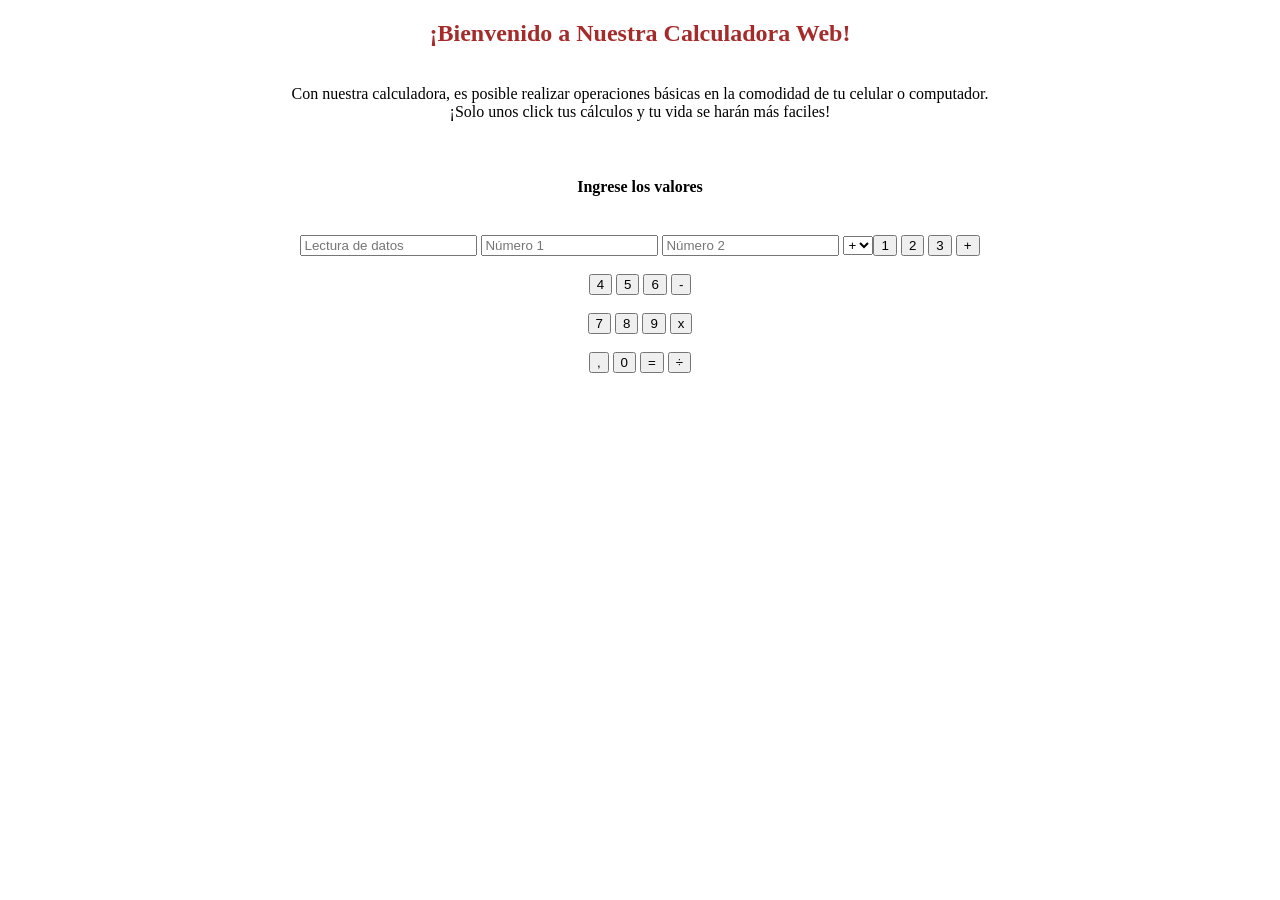
<file: templates/Calculadora.html>
<!doctype html>
<html lang="es">
<head>
  <meta charset="utf-8">
  <meta name="viewport" content="width=device-width,initial-scale=1">
  <title>¡Calculadora Web!</title>
</head>
<body>
  <center>
     <h2 class="site-header"><span style="color:brown" >¡Bienvenido a Nuestra Calculadora Web!</span></h2>
   <br>
   <p1>Con nuestra calculadora, es posible realizar operaciones básicas en la comodidad de tu celular o computador.<br>
    ¡Solo unos click tus cálculos y tu vida se harán más faciles!</p1> 
    <br>
    <br>
    <br>
    <h4>Ingrese los valores</h4>
     <form action="realizar una operacion">
    <label for="Inicio" name="Ingrese los valores">
        <main class="container"></main>
        <br>
         <input type="number" id="inicio" name="Ingrese los valores" placeholder="Lectura de datos"/>
         <input type="number" id="num1" name="Número 1" placeholder="Número 1"/>
         <input type="number" id="num2" name="Número 2" placeholder="Número 2"/>
          <select name="operacion">
              <option value="suma">+</option>
              <option value="resta">-</option>
              <option value="multi">*</option>
              <option value="div">/</option>
          </br>
      <br>
      <br>
        <input type="submit" value="1">
        <button>2</button>
        <button>3</button>
        <button>+</button>
      </br>
        <br>
        <button>4</button>
        <button>5</button>
        <button>6</button>
        <button>-</button>
        </br>
        <br>
        <button>7</button>
        <button>8</button>
        <button>9</button>
        <button>x</button>
        </br>
        <br>
        <button>,</button>
        <button>0</button>
        <button>=</button>
        <button>÷</button>
      </br>
       </label>
    </form>
    </center>
    
  </main>
  <footer class="site-footer">
    <div class="container"></div>
  </footer>
</body>
</html>
</file>
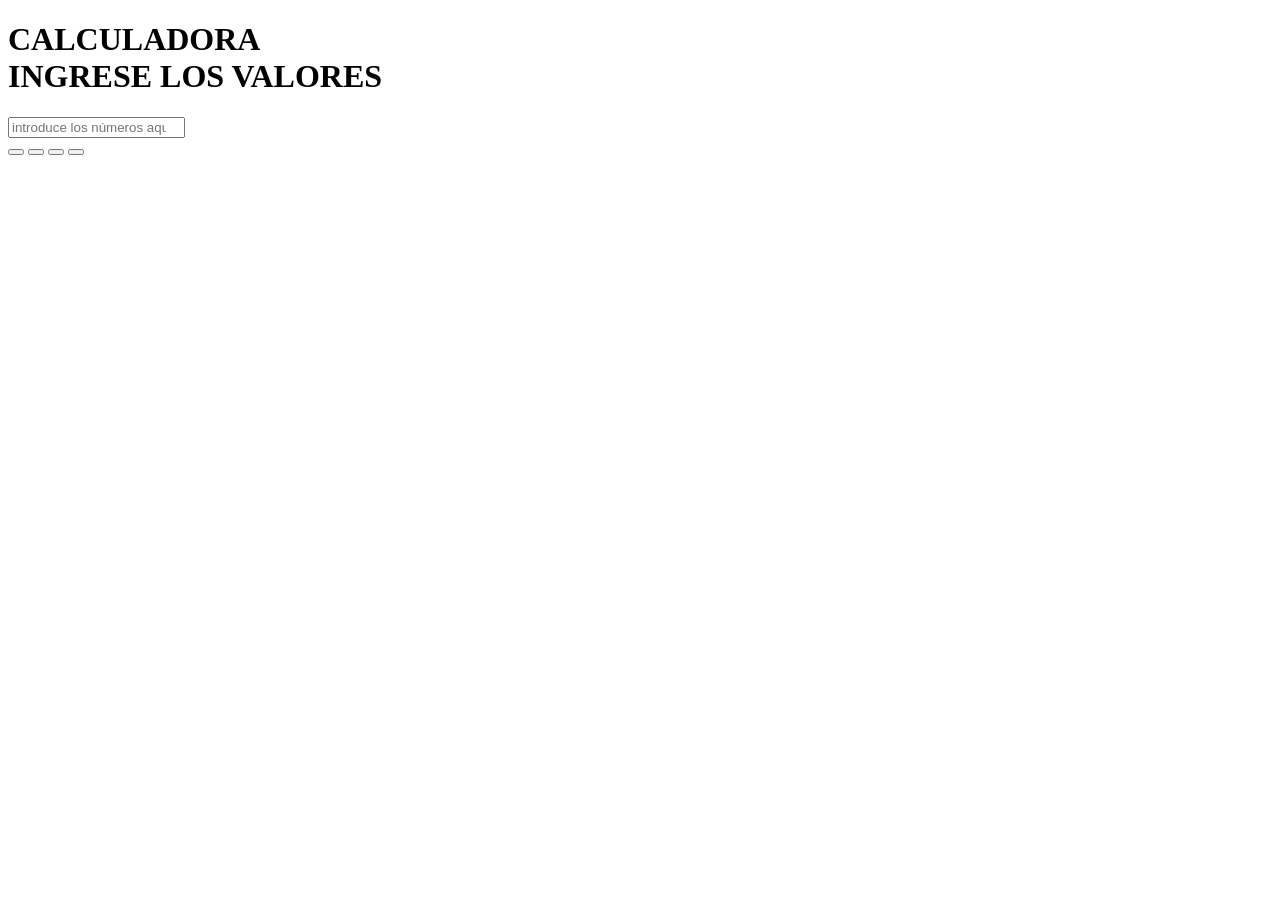
<file: templates/LOL2.html>
<!doctype html>
<html lang="es">
<head>
  <meta charset="utf-8">
  <meta name="viewport" content="width=device-width,initial-scale=1">
  <title>HTML Archive — Home</title>
</head>
<body>
  <h1 class="site-header">CALCULADORA<br>INGRESE LOS VALORES</br></body></h1>
  <input type="number" value="{result}" placeholder="introduce los números aqui">
  <div class="calculator"></div>
  <button id="sum"></button>
  <button id="rest"></button>
  <button id="multi"></button>
  <button id="div"></button>
    </form>
      </br>
  </main>
  <footer class="site-footer">
    <div class="container"></div>
  </footer>
</body>
</html>
</file>
<file: html-archive/diseñoperron.css>
/* --- DISEÑO "COFFEE & CREAM" --- */

/* CONFIGURACIÓN GENERAL */
body {
  background-color: #fff6ed;
  color: #350a06;
  font-family: 'Verdana', sans-serif;
  margin: 0;
  padding: 40px 20px;
  min-height: 100vh;
  display: flex;
  flex-direction: column;
  align-items: center;
  justify-content: center;
  gap: 30px;
}

/* ESTILO DE LOS RECUADROS (CONTENEDORES) */
.recuadro {
  background-color: #fdecda;
  padding: 30px;
  border-radius: 40px;
  box-shadow: 10px 10px 20px #eaccad, -10px -10px 20px #ffffff;
  border: 2px solid #fff6ed;
  width: 100%;
  max-width: 360px;
  text-align: center;
}

/* TEXTOS Y TÍTULOS */
.site-header span {
  color: #350a06 !important;
  font-size: 1.4rem;
  font-weight: bold;
  letter-spacing: 1px;
  display: block;
  margin-bottom: 15px;
}

.texto-intro {
  display: block;
  font-size: 0.95rem;
  color: #8f3d38;
  line-height: 1.6;
}

h4 {
  color: #E8C39E; 
  margin-top: 0;
  margin-bottom: 15px;
  text-transform: uppercase;
  font-size: 0.8rem;
  letter-spacing: 2px;
}

/* PANTALLA DE LA CALCULADORA */
input[type="number"]#inicio {
  width: 100%;
  height: 70px;
  background-color: #fff6ed;
  border: none;
  border-radius: 15px;
  color: #350a06;
  font-size: 40px;
  text-align: right;
  padding: 0 20px;
  margin-bottom: 25px;
  box-sizing: border-box;
  box-shadow: inset 4px 4px 8px #eaccad, inset -4px -4px 8px #ffffff;
  outline: none;
  /* Eliminar flechas en inputs numéricos */
  -moz-appearance: textfield;
}
input[type="number"]::-webkit-outer-spin-button,
input[type="number"]::-webkit-inner-spin-button {
  -webkit-appearance: none;
  margin: 0;
}

/* --- GRID (REJILLA) DE BOTONES --- */
.teclado-grid {
  display: grid;
  grid-template-columns: repeat(4, 1fr); /* 4 columnas exactas */
  gap: 12px;
}

/* ESTILO BASE DE LOS BOTONES */
button, input[type="submit"] {
  width: 100%;
  height: 65px;
  border: none;
  border-radius: 50px;
  font-size: 24px;
  font-weight: bold;
  cursor: pointer;
  box-shadow: 5px 5px 10px #eaccad, -5px -5px 10px #ffffff;
  transition: transform 0.1s;
}

/* Efecto al presionar */
button:active, input[type="submit"]:active {
  transform: scale(0.95);
  box-shadow: inset 3px 3px 6px #eaccad, inset -3px -3px 6px #ffffff;
}

/* --- COLORES ESPECÍFICOS --- */

/* Botones numéricos (Beige claro) */
.btn-numero {
  background-color: #f3dbc3;
  color: #350a06;
}

/* Botones de operaciones (Caramelo) */
.btn-operador {
  background-color: #E8C39E;
  color: #fff;
}

/* Botón Igual (Rojizo) */
.btn-igual {
  background-color: #cb7169;
  color: white;
}

/* Clase para botones que ocupan 2 espacios (0 y AC) */
.ancho {
  grid-column: span 2;
}

/* LIMPIEZA DE ELEMENTOS INNECESARIOS */
form { margin: 0; }
</file>
<file: static/diseñoperron.css>
body {
  background-color: #fff6ed;
  color: #350a06;
  font-family: 'Verdana', sans-serif;
  padding: 0 0 40px 0; 
  min-height: 100vh;
  display: flex;
  flex-direction: column;
  align-items: center;
  justify-content: flex-start; 
  gap: 30px;
}

.recuadro {
  background-color: #fdecda;
  padding: 30px;
  border-radius: 40px;
  box-shadow: 10px 10px 20px #eaccad, -10px -10px 20px #ffffff;
  border: 2px solid #fff6ed;
  width: 100%;
  max-width: 360px;
  text-align: center;
}


.site-header span {
  color: #350a06 !important;
  font-size: 1.4rem;
  font-weight: bold;
  letter-spacing: 1px;
  display: block;
  margin-bottom: 15px;
}

.texto-intro {
  display: block;
  font-size: 0.95rem;
  color: #8f3d38;
  line-height: 1.6;
}

h4 {
  color: #E8C39E; 
  margin-top: 0;
  margin-bottom: 15px;
  text-transform: uppercase;
  font-size: 0.8rem;
  letter-spacing: 2px;
}


input[type="number"]#inicio {
  width: 100%;
  height: 70px;
  background-color: #fff6ed;
  border: none;
  border-radius: 15px;
  color: #350a06;
  font-size: 40px;
  text-align: right;
  padding: 0 20px;
  margin-bottom: 25px;
  box-sizing: border-box;
  box-shadow: inset 4px 4px 8px #eaccad, inset -4px -4px 8px #ffffff;
  outline: none;
 
  -moz-appearance: textfield;
}
input[type="number"]::-webkit-outer-spin-button,
input[type="number"]::-webkit-inner-spin-button {
  -webkit-appearance: none;
  margin: 0;
}


.teclado-grid {
  display: grid;
  grid-template-columns: repeat(4, 1fr); 
  gap: 12px;
}


button, input[type="submit"] {
  width: 100%;
  height: 65px;
  border: none;
  border-radius: 50px;
  font-size: 24px;
  font-weight: bold;
  cursor: pointer;
  box-shadow: 5px 5px 10px #eaccad, -5px -5px 10px #ffffff;
  transition: transform 0.1s;
}


button:active, input[type="submit"]:active {
  transform: scale(0.95);
  box-shadow: inset 3px 3px 6px #eaccad, inset -3px -3px 6px #ffffff;
}

.btn-numero {
  background-color: #f3dbc3;
  color: #350a06;
}


.btn-operador {
  background-color: #E8C39E;
  color: #fff;
}


.btn-igual {
  background-color: #cb7169;
  color: white;
}


.ancho {
  grid-column: span 2;
}

.recuadro-titulo {
  background-color: #fdecda;
  /* CAMBIO 3: Menos padding arriba/abajo para que sea DELGADO */
  padding: 15px 20px; 
  
  /* Sombra suave igual que tu diseño */
  box-shadow: 0px 4px 15px #eaccad;
  border: 2px solid #fff6ed;
  border-top: none; /* Opcional: quita el borde de arriba para que se fusione */
  
  /* CAMBIO 4: Para que ocupe todo el ancho y se pegue arriba */
  width: 100%; 
  max-width: 100%; /* Asegura que llene la pantalla */
  border-radius: 0 0 30px 30px; /* Solo redondea las esquinas de abajo */
  text-align: center;
  margin-top: 0;
  box-sizing: border-box;
}
</file>
